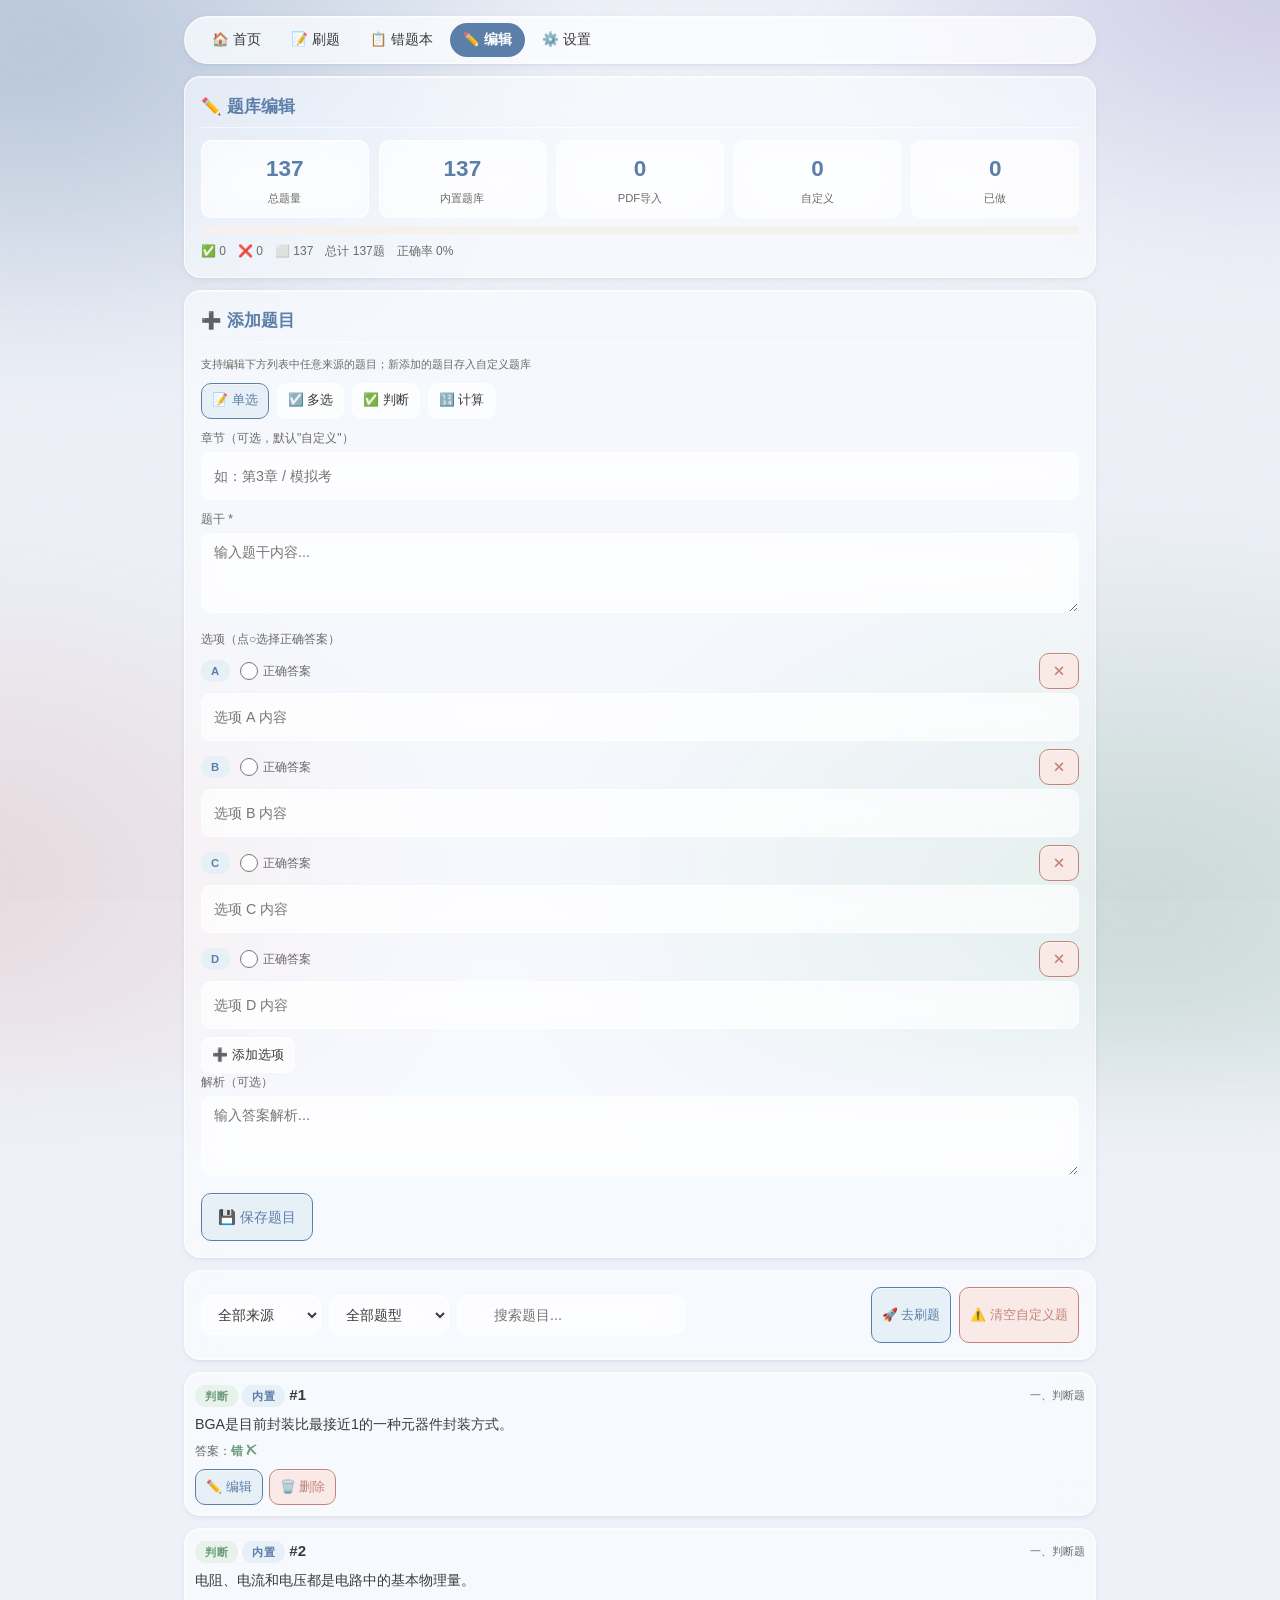
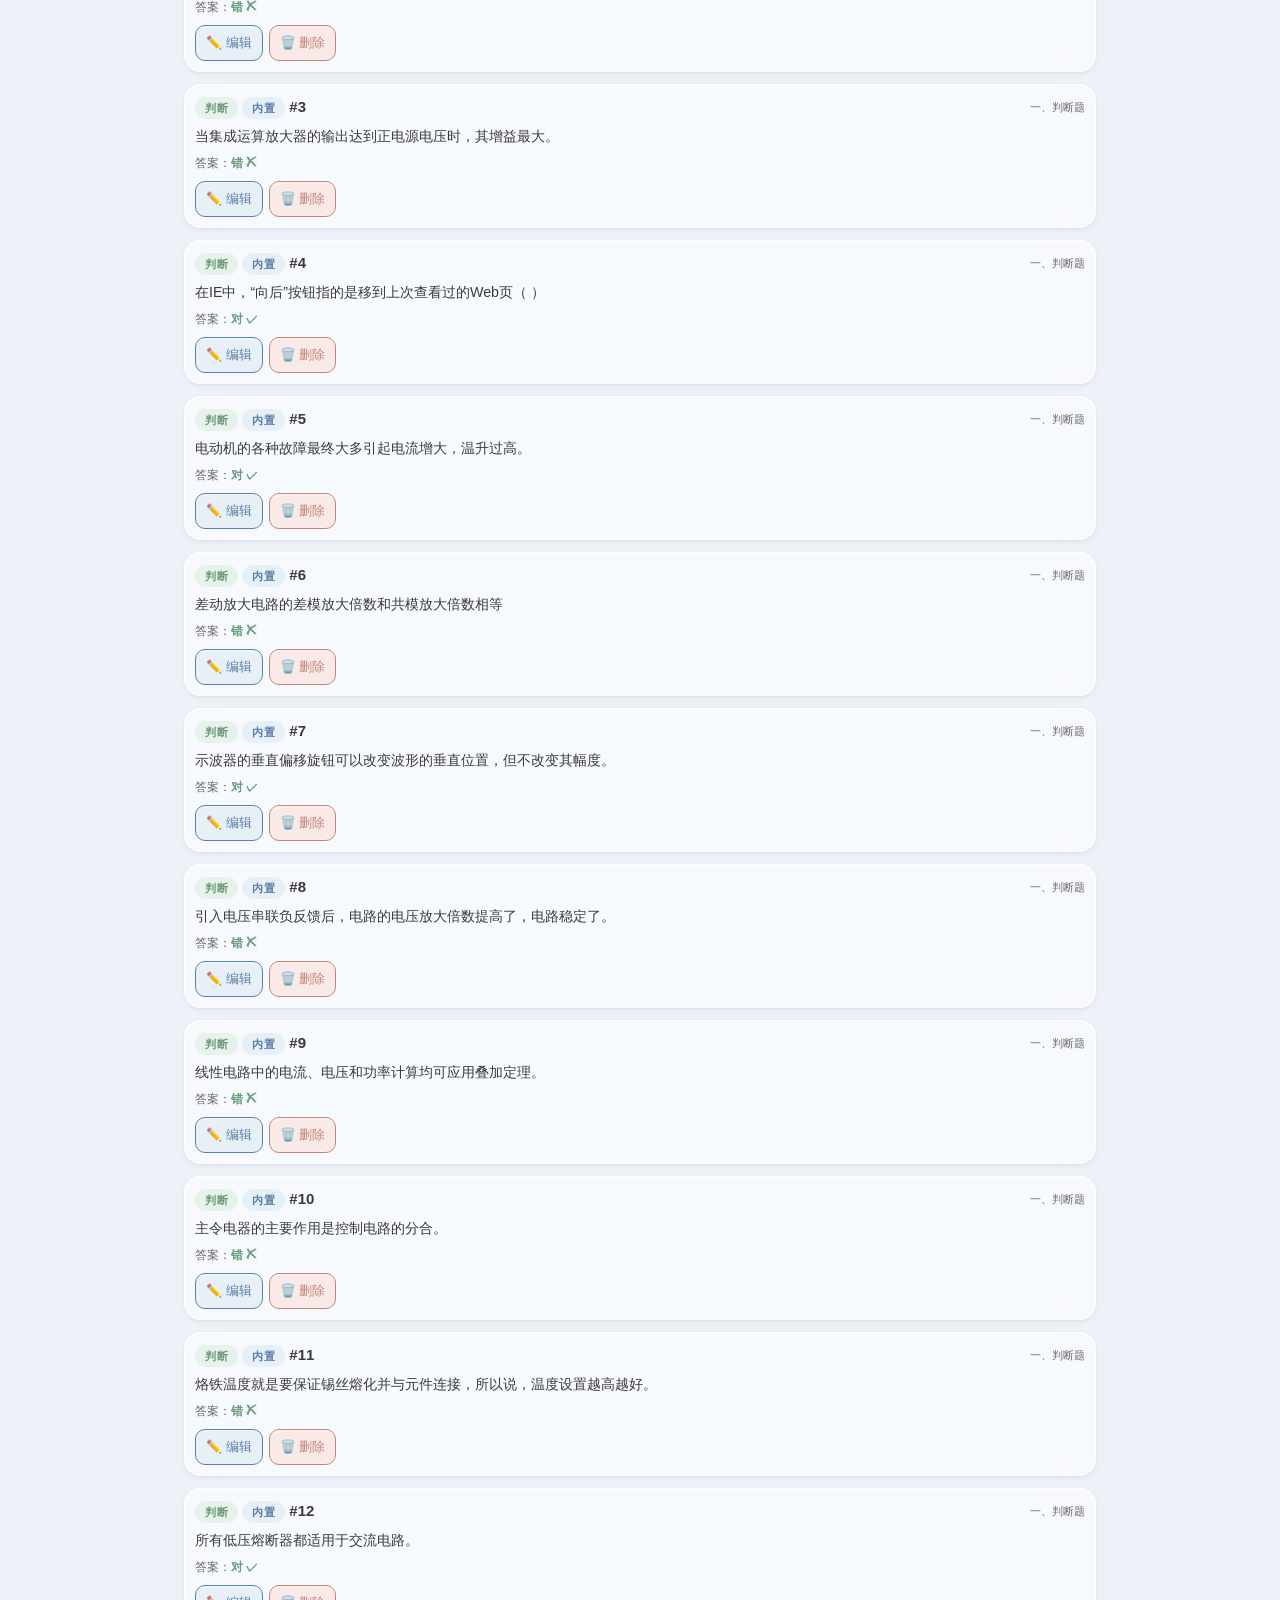
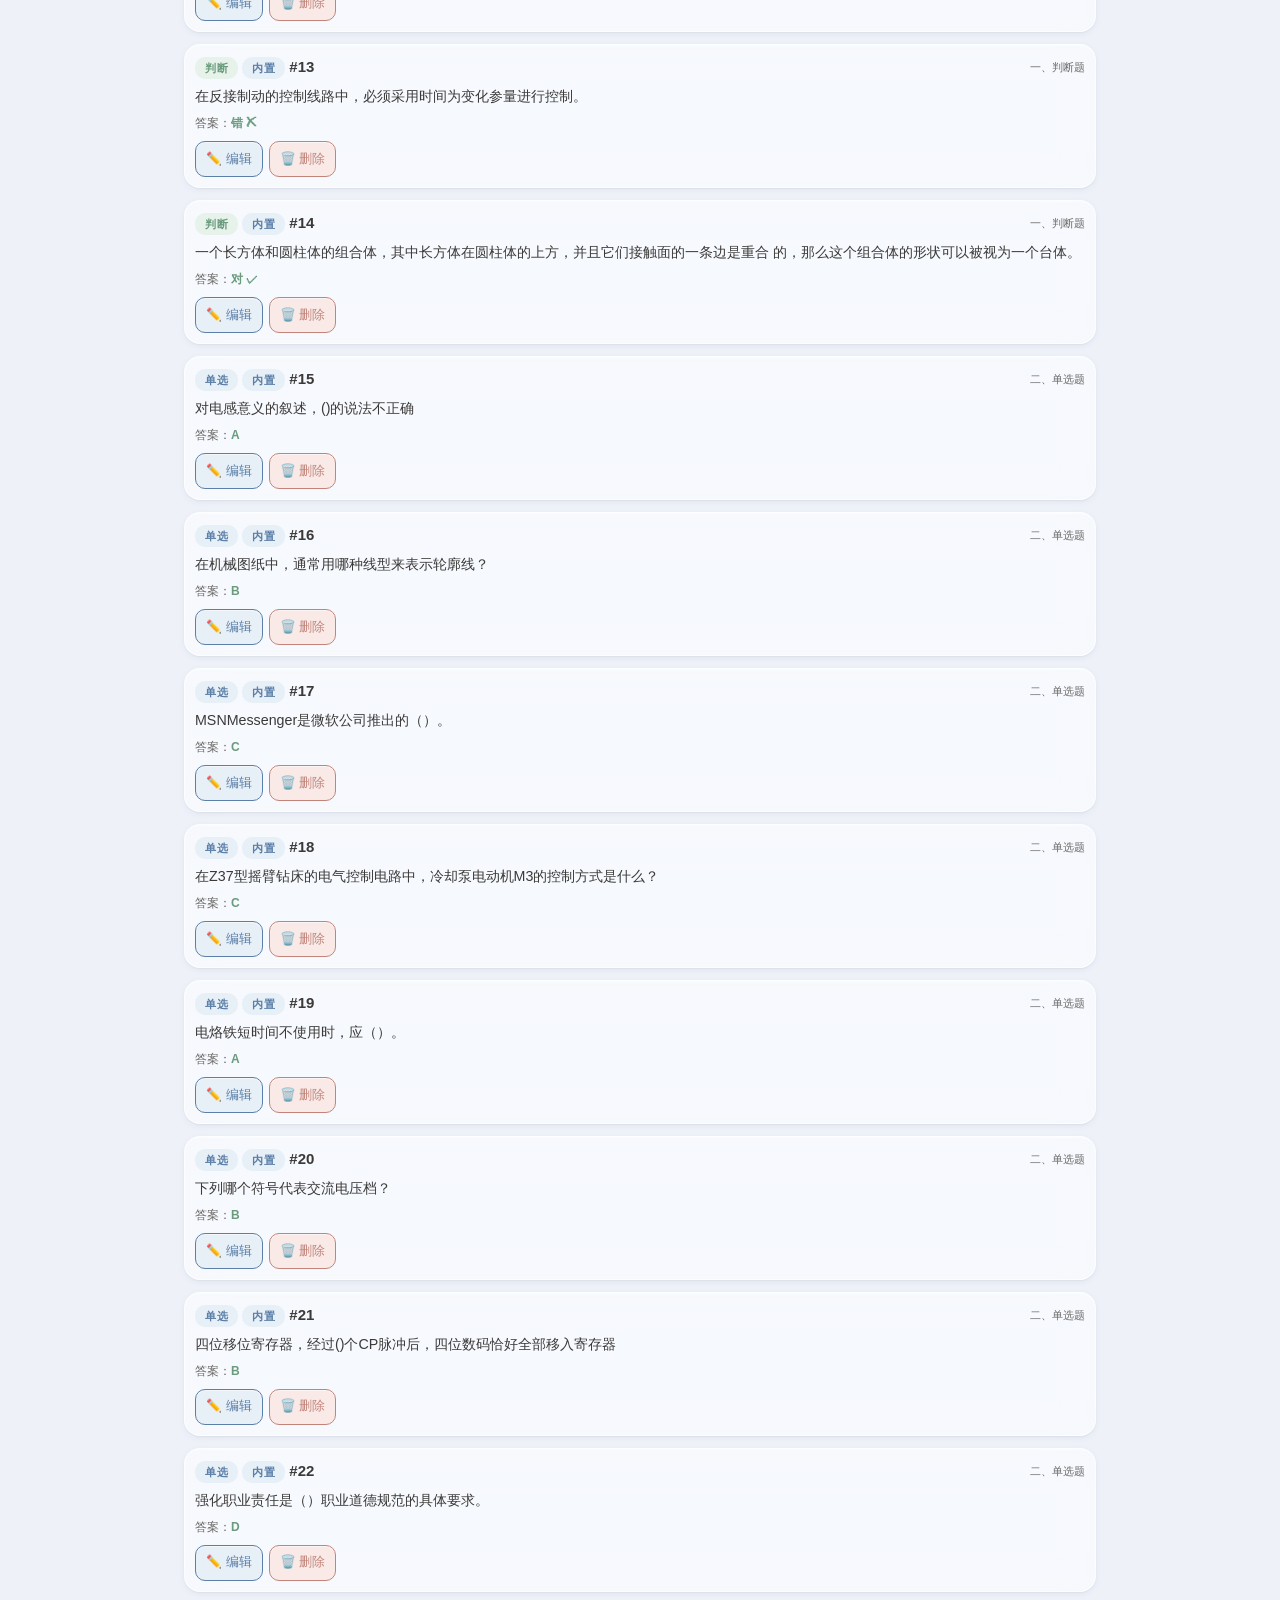
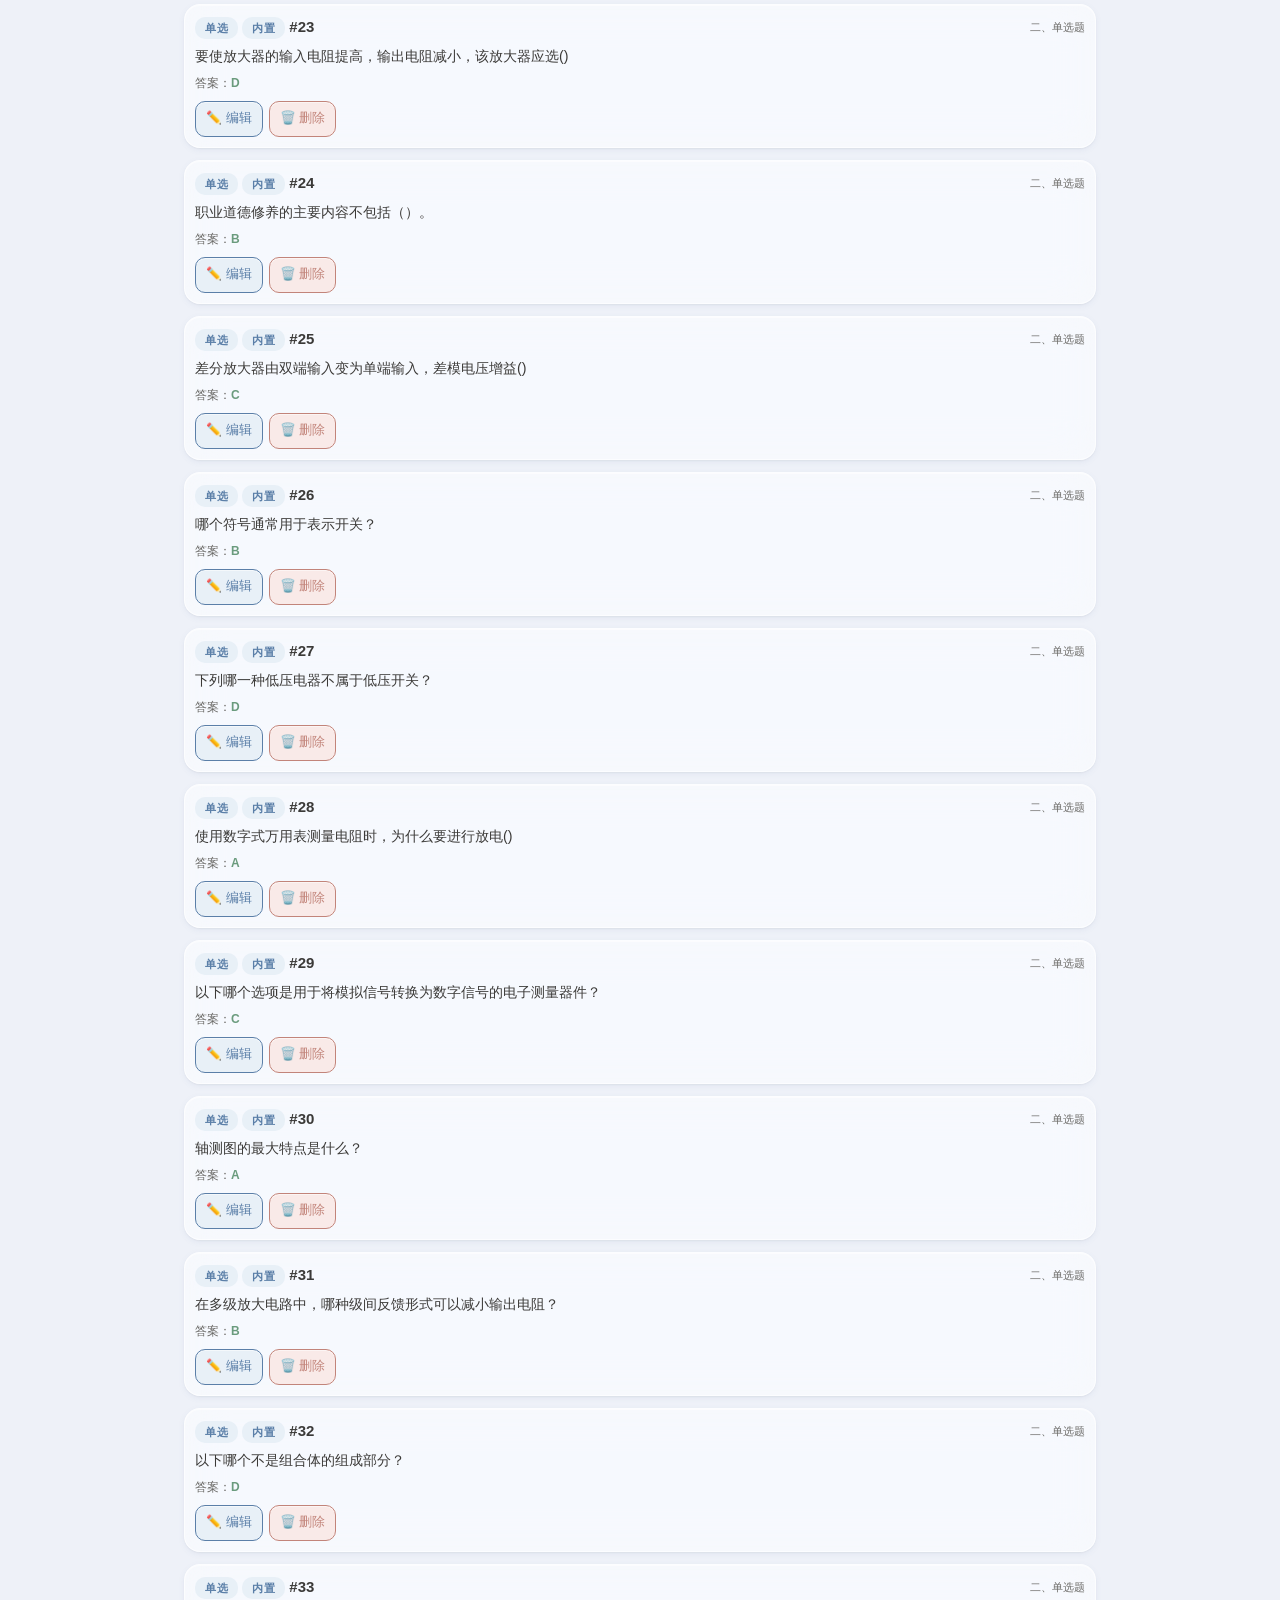
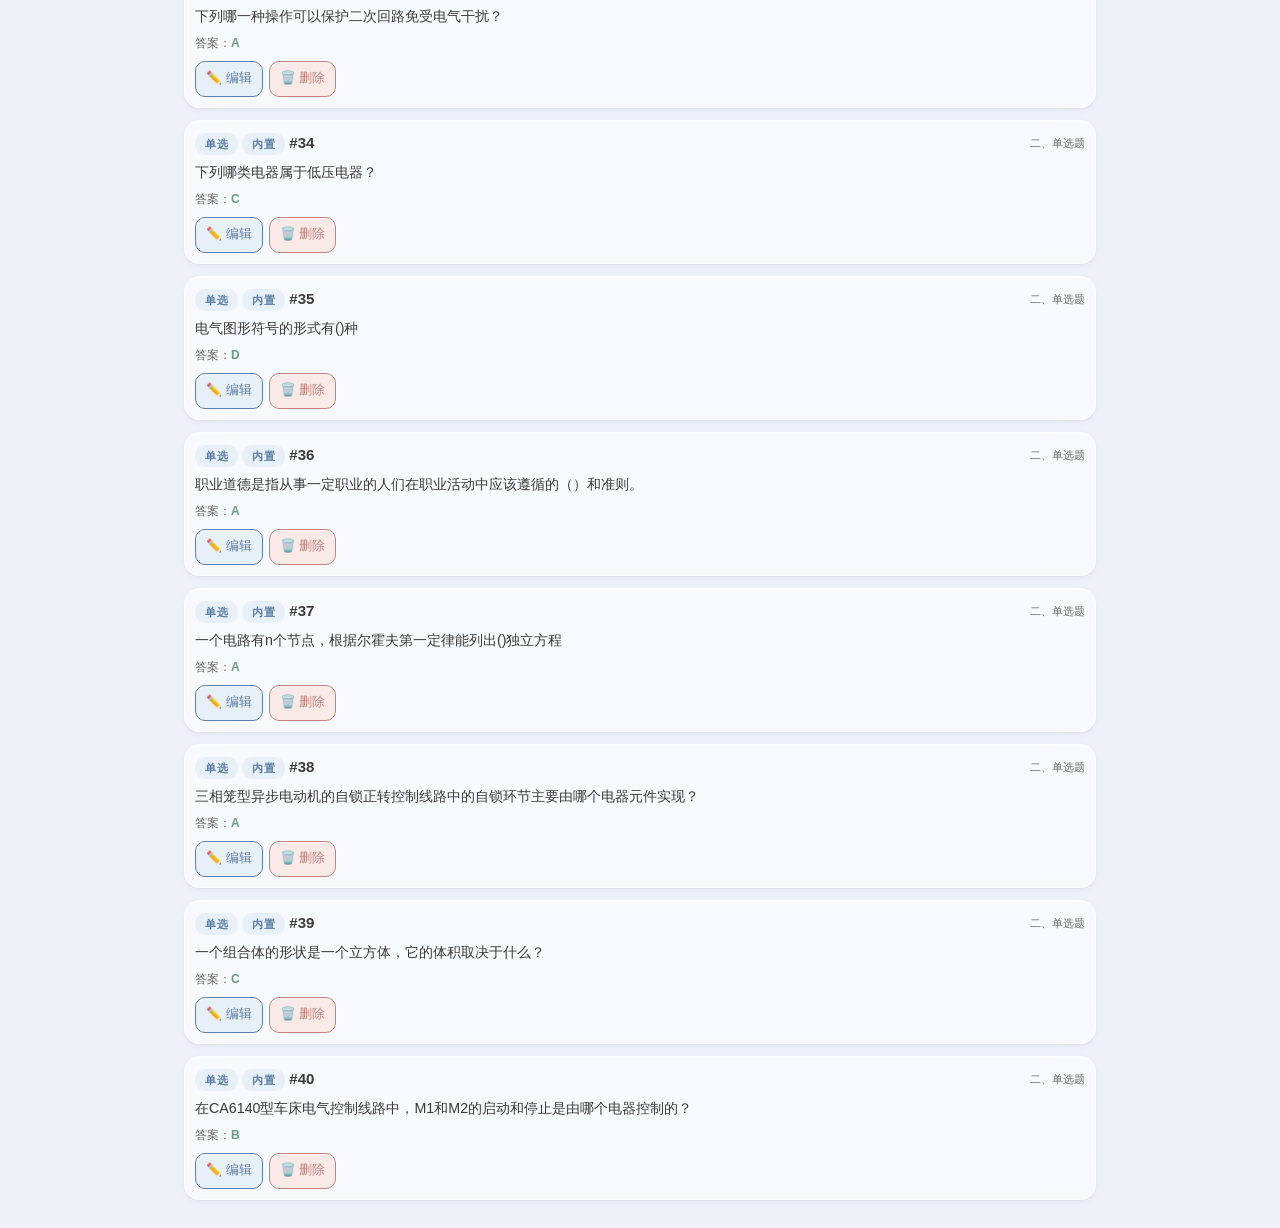
<file: edit.html>
<!DOCTYPE html>
<html lang="zh-CN">
<head>
  <meta charset="UTF-8">
  <meta name="viewport" content="width=device-width, initial-scale=1.0, user-scalable=yes">
  <title>题目编辑</title>
  <link rel="stylesheet" href="css/style.css">
  <link rel="icon" href="data:image/svg+xml,<svg xmlns='http://www.w3.org/2000/svg' viewBox='0 0 32 32'><text y='24' font-size='28'>✏️</text></svg>">
</head>
<body>
<div class="container">
  <!-- 导航 -->
  <nav class="nav"></nav>
  <!-- 题库统计 -->
  <div class="card">
    <div class="card-header"><span class="card-title">✏️ 题库编辑</span></div>
    <div class="stats-grid" id="statsGrid">
      <div class="stat-item"><div class="stat-value" id="statTotal">0</div><div class="stat-label">总题量</div></div>
      <div class="stat-item"><div class="stat-value" id="statBuiltin">0</div><div class="stat-label">内置题库</div></div>
      <div class="stat-item"><div class="stat-value" id="statImported">0</div><div class="stat-label">PDF导入</div></div>
      <div class="stat-item"><div class="stat-value" id="statCustom">0</div><div class="stat-label">自定义</div></div>
      <div class="stat-item"><div class="stat-value" id="statDone">0</div><div class="stat-label">已做</div></div>
    </div>
    <div id="customProgress"></div>
  </div>
  <!-- 编辑表单 -->
  <div class="card" id="editorCard">
    <div class="card-header"><span class="card-title" id="formTitle">➕ 添加题目</span></div>
    <div style="font-size:0.75em;color:var(--text-secondary);margin-bottom:10px;">支持编辑下方列表中任意来源的题目；新添加的题目存入自定义题库</div>
    <div class="btn-group" style="margin-bottom:10px;">
      <button class="btn btn-sm type-btn" data-type="single" onclick="setType('single')">📝 单选</button>
      <button class="btn btn-sm type-btn" data-type="multi" onclick="setType('multi')">☑️ 多选</button>
      <button class="btn btn-sm type-btn" data-type="judge" onclick="setType('judge')">✅ 判断</button>
      <button class="btn btn-sm type-btn" data-type="calc" onclick="setType('calc')">🔢 计算</button>
    </div>
    <div class="form-field">
      <div class="form-label">章节（可选，默认"自定义"）</div>
      <input type="text" id="fChapter" placeholder="如：第3章 / 模拟考">
    </div>
    <div class="form-field">
      <div class="form-label">题干 *</div>
      <textarea id="fQuestion" placeholder="输入题干内容..."></textarea>
    </div>
    <!-- 选项/答案动态区（按题型渲染） -->
    <div id="fAnswerArea"></div>
    <div class="form-field">
      <div class="form-label">解析（可选）</div>
      <textarea id="fExplanation" placeholder="输入答案解析..."></textarea>
    </div>
    <div class="btn-group">
      <button class="btn btn-primary" onclick="saveQuestion()">💾 保存题目</button>
      <button class="btn" id="cancelEditBtn" style="display:none;" onclick="resetForm()">✖ 取消编辑</button>
    </div>
  </div>
  <!-- 筛选与操作 -->
  <div class="card" style="display:flex;justify-content:space-between;flex-wrap:wrap;gap:8px;">
    <div class="filter-bar">
      <select id="filterSource" onchange="refreshList()">
        <option value="all">全部来源</option>
        <option value="builtin">内置题库</option>
        <option value="imported">PDF导入</option>
        <option value="custom">自定义</option>
      </select>
      <select id="filterType" onchange="refreshList()">
        <option value="all">全部题型</option>
        <option value="single">单选</option>
        <option value="multi">多选</option>
        <option value="judge">判断</option>
        <option value="calc">计算</option>
      </select>
      <input type="search" id="listSearch" placeholder="搜索题目..." oninput="refreshList()" style="min-width:140px;">
    </div>
    <div class="btn-group">
      <a href="exam.html?type=all" class="btn btn-primary btn-sm">🚀 去刷题</a>
      <button class="btn btn-sm btn-danger" onclick="clearAllCustom()">⚠️ 清空自定义题</button>
    </div>
  </div>
  <!-- 题目列表 -->
  <div id="customList"></div>
  <div id="loadMoreSentinel"></div>
</div>
<div class="toast"></div>
<script src="js/storage.js"></script>
<script src="js/question.js"></script>
<script src="js/common.js"></script>
<script>
// ===== 状态 =====
let editingId = null;          // 正在编辑的题目id（null=新增模式）
let editingImage = '';         // 编辑中的题目原图（保存时保留，避免丢失）
let currentType = 'single';   // 当前编辑题型
let formOptions = [];          // 选项状态 [{text, correct}]（仅单选/多选）
let displayPage = 0;
let listItems = [];
// ===== 题型切换 =====
function setType(t) {
  currentType = t;
  // 单选只允许1个正确答案：从多选切回时仅保留第一个勾选
  if (t === 'single') {
    let firstKept = false;
    formOptions.forEach(o => {
      if (o.correct && !firstKept) firstKept = true;
      else if (o.correct) o.correct = false;
    });
  }
  document.querySelectorAll('.type-btn').forEach(b => {
    b.classList.toggle('btn-primary', b.dataset.type === t);
  });
  renderAnswerArea();
}
// ===== 渲染选项/答案区（按题型；输入框统一整行宽） =====
function renderAnswerArea() {
  const area = document.getElementById('fAnswerArea');
  if (currentType === 'single' || currentType === 'multi') {
    if (formOptions.length === 0) {
      formOptions = [{text:'',correct:false},{text:'',correct:false},{text:'',correct:false},{text:'',correct:false}];
    }
    const isSingle = currentType === 'single';
    let html = '<div class="form-label">选项（' + (isSingle ? '点○选择正确答案' : '勾选全部正确答案') + '）</div>';
    formOptions.forEach((opt, i) => {
      const key = String.fromCharCode(65 + i);
      html += `
      <div class="opt-row">
        <div class="opt-row-head">
          <span class="badge badge-single opt-key">${key}</span>
          <label class="opt-correct" title="设为正确答案">
            <input type="${isSingle ? 'radio' : 'checkbox'}" name="ansOpt" ${opt.correct ? 'checked' : ''} onchange="toggleOptionCorrect(${i}, this.checked)">
            <span>正确答案</span>
          </label>
          <button class="btn btn-sm btn-danger opt-del" onclick="removeOption(${i})" title="删除该选项">✕</button>
        </div>
        <input type="text" data-idx="${i}" class="opt-text" placeholder="选项 ${key} 内容" value="${escapeAttr(opt.text)}" oninput="updateOptionText(${i}, this.value)">
      </div>`;
    });
    html += `<button class="btn btn-sm" onclick="addOption()" ${formOptions.length >= 8 ? 'disabled style="opacity:0.5;"' : ''}>➕ 添加选项</button>`;
    area.innerHTML = html;
  } else if (currentType === 'judge') {
    area.innerHTML = `<div class="form-label">答案 *</div>
      <div class="judge-form-btns">
        <button class="btn judge-ans-btn" data-ans="A" onclick="setJudgeAnswer('A')">✓ 对（正确）</button>
        <button class="btn judge-ans-btn" data-ans="B" onclick="setJudgeAnswer('B')">✗ 错（错误）</button>
      </div>`;
  } else { // calc
    area.innerHTML = `<div class="form-label">参考答案 *</div>
      <textarea id="fCalcAnswer" placeholder="输入参考答案（支持文字/公式描述）"></textarea>`;
  }
}
// ===== 选项操作 =====
function addOption() {
  if (formOptions.length >= 8) return;
  formOptions.push({text:'',correct:false});
  renderAnswerArea();
}
function removeOption(idx) {
  if (formOptions.length <= 2) { App.showToast('至少需要2个选项', 'error'); return; }
  formOptions.splice(idx, 1);
  renderAnswerArea();
}
function updateOptionText(idx, val) { if (formOptions[idx]) formOptions[idx].text = val; }
function toggleOptionCorrect(idx, checked) { if (formOptions[idx]) formOptions[idx].correct = checked; }
// ===== 判断题答案 =====
let judgeAnswer = '';
function setJudgeAnswer(ans) {
  judgeAnswer = ans;
  document.querySelectorAll('.judge-ans-btn').forEach(b => {
    b.classList.toggle('btn-primary', b.dataset.ans === ans);
  });
}
// ===== 表单收集与校验 =====
function collectForm() {
  const question = document.getElementById('fQuestion').value.trim();
  if (!question) { App.showToast('请输入题干', 'error'); return null; }
  let chapter = document.getElementById('fChapter').value.trim() || '自定义';
  const explanation = document.getElementById('fExplanation').value.trim();
  const q = { type: currentType, chapter, question, explanation, image: '' };
  if (currentType === 'single' || currentType === 'multi') {
    const opts = formOptions.filter(o => o.text.trim());
    if (opts.length < 2) { App.showToast('至少填写2个选项', 'error'); return null; }
    // 勾选为正确答案的选项必须有内容
    if (formOptions.some(o => o.correct && !o.text.trim())) {
      App.showToast('正确答案对应的选项内容不能为空', 'error');
      return null;
    }
    const validCorrect = opts.filter(o => o.correct);
    if (currentType === 'single' && validCorrect.length !== 1) { App.showToast('单选题请勾选1个正确答案', 'error'); return null; }
    if (currentType === 'multi' && validCorrect.length < 1) { App.showToast('多选题至少勾选1个正确答案', 'error'); return null; }
    q.options = opts.map((o, i) => ({ key: String.fromCharCode(65 + i), text: o.text.trim() }));
    // 按过滤后的最终顺序分配字母，勾选正确答案的字母集合即答案
    const letters = [];
    opts.forEach((o, i) => { if (o.correct) letters.push(String.fromCharCode(65 + i)); });
    q.answer = letters.sort().join('');
    // 选项只有"对/错"两样且只勾选其一 → 自动归类为判断题（A=对 B=错）
    const texts = opts.map(o => o.text.trim());
    const yesIdx = texts.findIndex(t => /^(正确|对|√|是|True)$/i.test(t));
    const noIdx = texts.findIndex(t => /^(错误|错|×|否|False)$/i.test(t));
    if (yesIdx >= 0 && noIdx >= 0 && letters.length === 1) {
      q.type = 'judge';
      q.answer = letters[0].charCodeAt(0) - 65 === yesIdx ? 'A' : 'B';
      q.options = [];
    }
  } else if (currentType === 'judge') {
    if (!judgeAnswer) { App.showToast('请选择判断题答案（对/错）', 'error'); return null; }
    q.answer = judgeAnswer;
  } else { // calc
    const ans = document.getElementById('fCalcAnswer').value.trim();
    if (!ans) { App.showToast('请输入参考答案', 'error'); return null; }
    q.answer = ans;
  }
  return q;
}
// ===== 保存 =====
function saveQuestion() {
  const q = collectForm();
  if (!q) return;
  if (editingId !== null) {
    q.id = editingId;
    q.image = editingImage || ''; // 保留原图，避免编辑时丢失
    if (Storage.updateQuestionAnywhere(q)) {
      App.showToast('✅ 题目已更新', 'success');
    } else {
      App.showToast('更新失败，题目不存在', 'error');
    }
  } else {
    Storage.addCustomQuestion(q);
    App.showToast('✅ 题目已添加', 'success');
  }
  resetForm();
  refreshList();
  updateStats();
}
// ===== 编辑已有题目（内置/PDF导入/自定义均可） =====
function editQuestion(id) {
  const found = Storage.findQuestionAnywhere(id);
  if (!found) { App.showToast('题目不存在', 'error'); return; }
  const q = found.question;
  editingId = id;
  editingImage = q.image || '';
  currentType = q.type;
  judgeAnswer = q.type === 'judge' ? q.answer : '';
  formOptions = (q.type === 'single' || q.type === 'multi')
    ? q.options.map(o => ({ text: o.text, correct: q.answer.includes(o.key) }))
    : [];
  document.getElementById('fChapter').value = q.chapter || '';
  document.getElementById('fQuestion').value = q.question;
  document.getElementById('fExplanation').value = q.explanation || '';
  const srcLabel = { builtin: '内置', imported: '导入', custom: '自定义' }[found.source] || found.source;
  document.getElementById('formTitle').textContent = `✏️ 编辑题目 #${q.id}（${srcLabel}）`;
  document.getElementById('cancelEditBtn').style.display = '';
  setType(q.type);
  const calcInput = document.getElementById('fCalcAnswer');
  if (calcInput) calcInput.value = q.type === 'calc' ? q.answer : '';
  if (q.type === 'judge') setJudgeAnswer(q.answer);
  document.getElementById('editorCard').scrollIntoView({ behavior: 'smooth', block: 'start' });
}
// ===== 重置表单 =====
function resetForm() {
  editingId = null;
  editingImage = '';
  judgeAnswer = '';
  formOptions = [];
  document.getElementById('fChapter').value = '';
  document.getElementById('fQuestion').value = '';
  document.getElementById('fExplanation').value = '';
  document.getElementById('formTitle').textContent = '➕ 添加题目';
  document.getElementById('cancelEditBtn').style.display = 'none';
  setType(currentType);
}
// ===== 列表（合并内置/PDF导入/自定义三个题库） =====
function refreshList() {
  App.getQuestions(); // 确保内置题库已缓存
  const filterType = document.getElementById('filterType').value;
  const filterSource = document.getElementById('filterSource').value;
  const searchQuery = document.getElementById('listSearch').value || '';
  const items = [];
  (Storage.getCachedQuestions() || []).forEach(q => items.push({ ...q, source: 'builtin' }));
  Storage.getImportedQuestions().forEach(q => items.push({ ...q, source: 'imported' }));
  Storage.getCustomQuestions().forEach(q => items.push({ ...q, source: 'custom' }));
  let filtered = items;
  if (filterType !== 'all') filtered = filtered.filter(q => q.type === filterType);
  if (filterSource !== 'all') filtered = filtered.filter(q => q.source === filterSource);
  if (searchQuery.trim()) filtered = App.searchQuestions(searchQuery, filtered);
  listItems = filtered;
  displayPage = 0;
  document.getElementById('customList').innerHTML = '';
  renderListPage();
}
function renderListPage() {
  const container = document.getElementById('customList');
  if (listItems.length === 0) {
    container.innerHTML = `<div class="card" style="text-align:center;color:var(--text-secondary);padding:24px;">没有符合条件的题目</div>`;
    return;
  }
  const page = App.getPageItems(listItems, displayPage);
  container.innerHTML += page.map(q => {
    const badgeClass = { single: 'badge-single', multi: 'badge-multi', judge: 'badge-judge', calc: 'badge-calc' }[q.type] || 'badge-calc';
    const typeLabel = { single: '单选', multi: '多选', judge: '判断', calc: '计算' }[q.type] || q.type;
    const srcLabel = { builtin: '内置', imported: '导入', custom: '自定义' }[q.source] || q.source;
    const srcStyle = { builtin: 'background:var(--primary-light);color:var(--primary);', imported: 'background:var(--warning-light);color:var(--warning);', custom: 'background:var(--success-light);color:var(--success);' }[q.source] || '';
    const ansText = q.type === 'judge' ? (q.answer === 'A' ? '对 ✓' : '错 ✗')
      : (q.type === 'calc' ? (q.answer.length > 40 ? q.answer.slice(0, 40) + '...' : q.answer)
      : q.type === 'multi' ? q.answer.split('').join(' ') : q.answer);
    return `<div class="card" style="padding:10px;">
      <div style="display:flex;justify-content:space-between;align-items:center;flex-wrap:wrap;gap:4px;">
        <span><span class="badge ${badgeClass}">${typeLabel}</span> <span class="badge" style="${srcStyle}">${srcLabel}</span> <strong>#${q.id}</strong></span>
        <span style="font-size:0.75em;color:var(--text-secondary);">${escapeHtml(q.chapter || '')}</span>
      </div>
      <div style="margin:6px 0;font-size:0.95em;">${escapeHtml(q.question.length > 100 ? q.question.slice(0, 100) + '...' : q.question)}</div>
      <div style="font-size:0.8em;color:var(--text-secondary);">答案：<strong style="color:var(--success);">${escapeHtml(ansText)}</strong></div>
      <div style="display:flex;gap:6px;margin-top:8px;flex-wrap:wrap;">
        <button class="btn btn-sm btn-primary" onclick="editQuestion(${q.id})">✏️ 编辑</button>
        <button class="btn btn-sm btn-danger" onclick="deleteQuestion(${q.id})">🗑️ 删除</button>
      </div>
    </div>`;
  }).join('');
  displayPage++;
  if (displayPage * App.PAGE_SIZE < listItems.length) setupLoadMore();
}
let listObserver = null;
function setupLoadMore() {
  const sentinel = document.getElementById('loadMoreSentinel');
  if (!sentinel) return;
  if (listObserver) listObserver.disconnect();
  listObserver = new IntersectionObserver((entries) => {
    if (entries[0].isIntersecting && displayPage * App.PAGE_SIZE < listItems.length) renderListPage();
  }, { rootMargin: '200px' });
  listObserver.observe(sentinel);
}
// ===== 删除 =====
function deleteQuestion(id) {
  App.showModal('删除题目', '确定要删除这道题目吗？其答题记录也会被清除，不可恢复！', () => {
    if (Storage.deleteQuestionAnywhere(id)) {
      if (editingId === id) resetForm();
      App.showToast('已删除', 'success');
    } else {
      App.showToast('删除失败，题目不存在', 'error');
    }
    refreshList();
    updateStats();
  }, '确认删除', true);
}
function clearAllCustom() {
  App.showModal('⚠️ 清空自定义题', '此操作将删除全部自定义添加的题目（不影响内置题库和PDF导入题），不可恢复！确定要继续吗？', () => {
    Storage.clearCustomQuestions();
    resetForm();
    App.showToast('✅ 已清空自定义题库', 'success');
    refreshList();
    updateStats();
  }, '确认清空', true);
}
// ===== 统计（按来源） =====
function updateStats() {
  App.getQuestions(); // 确保内置题库已缓存
  const builtin = Storage.getCachedQuestions() || [];
  const imported = Storage.getImportedQuestions();
  const custom = Storage.getCustomQuestions();
  const all = builtin.concat(imported, custom);
  document.getElementById('statTotal').textContent = all.length;
  document.getElementById('statBuiltin').textContent = builtin.length;
  document.getElementById('statImported').textContent = imported.length;
  document.getElementById('statCustom').textContent = custom.length;
  const records = Storage.getRecords();
  let done = 0;
  const answered = {};
  all.forEach(q => {
    const r = records[q.id];
    if (r && (r.correct > 0 || r.wrong > 0)) { done++; answered[q.id] = r.correct > r.wrong; }
  });
  document.getElementById('statDone').textContent = done;
  App.renderProgress(document.getElementById('customProgress'), answered);
}
// ===== 工具 =====
function escapeAttr(s) {
  return String(s || '').replace(/&/g,'&amp;').replace(/"/g,'&quot;').replace(/</g,'&lt;').replace(/>/g,'&gt;');
}
function escapeHtml(s) {
  return String(s || '').replace(/&/g,'&amp;').replace(/</g,'&lt;').replace(/>/g,'&gt;');
}
// ===== 初始化 =====
document.addEventListener('DOMContentLoaded', () => {
  setType('single');
  refreshList();
  updateStats();
});
</script>
</body>
</html>
</file>
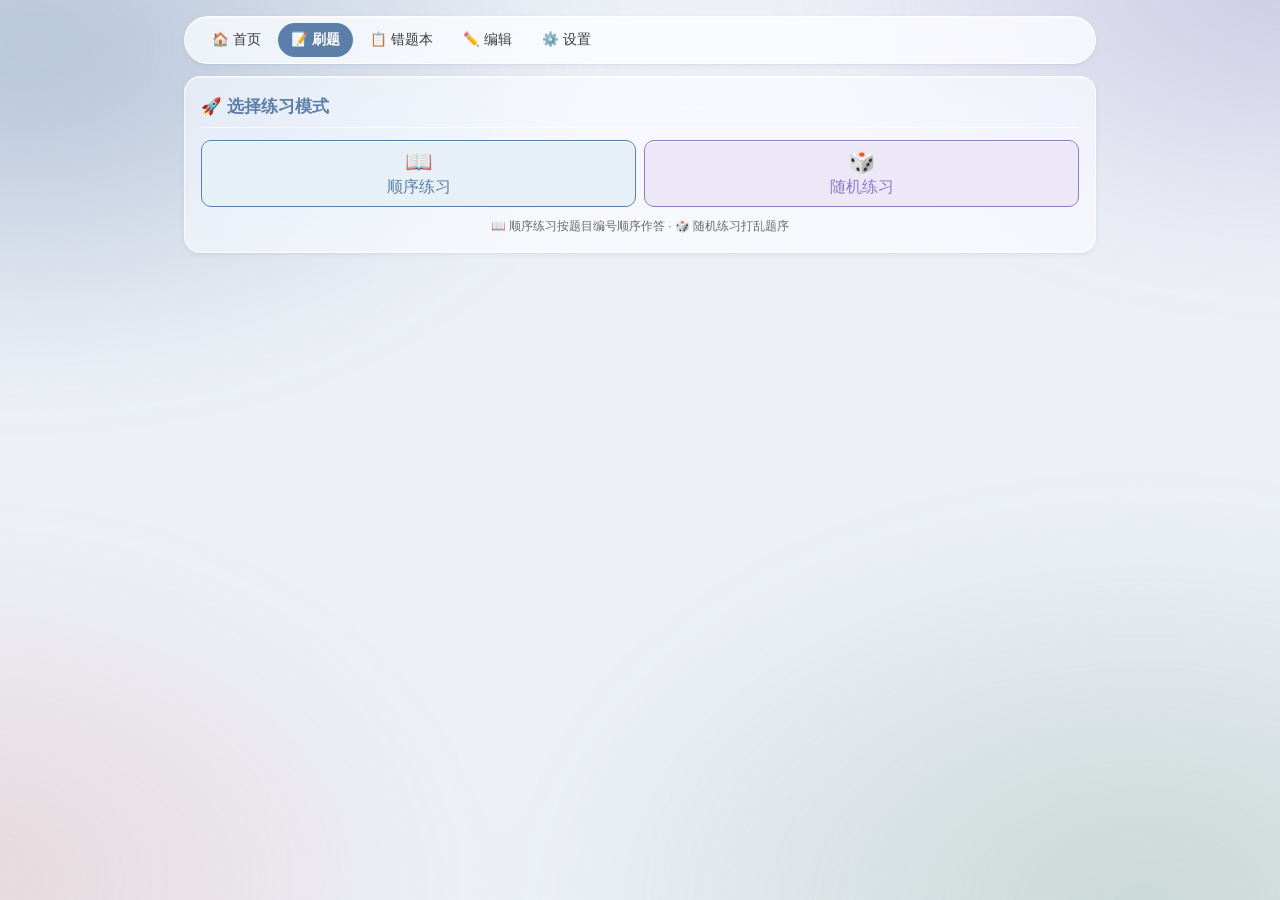
<file: exam.html>
<!DOCTYPE html>
<html lang="zh-CN">
<head>
  <meta charset="UTF-8">
  <meta name="viewport" content="width=device-width, initial-scale=1.0, user-scalable=yes">
  <title>刷题</title>
  <link rel="stylesheet" href="css/style.css">
  <link rel="icon" href="data:image/svg+xml,<svg xmlns='http://www.w3.org/2000/svg' viewBox='0 0 32 32'><text y='24' font-size='28'>📝</text></svg>">
</head>
<body>
<div class="container">
  <!-- 导航（common.js统一渲染） -->
  <nav class="nav"></nav>
  <!-- 练习模式选择（入口：点击后进入答题区） -->
  <div class="card" id="modeSelectCard">
    <div class="card-header"><span class="card-title">🚀 选择练习模式</span></div>
    <div class="btn-group">
      <button class="btn btn-primary" style="flex:1;min-height:64px;font-size:1.05em;flex-direction:column;gap:2px;" onclick="startPractice(false)"><span style="font-size:1.4em;">📖</span> 顺序练习</button>
      <button class="btn btn-accent" style="flex:1;min-height:64px;font-size:1.05em;flex-direction:column;gap:2px;" onclick="startPractice(true)"><span style="font-size:1.4em;">🎲</span> 随机练习</button>
    </div>
    <div style="font-size:0.78em;color:var(--text-secondary);margin-top:10px;text-align:center;">📖 顺序练习按题目编号顺序作答 · 🎲 随机练习打乱题序</div>
  </div>
  <!-- 答题区（选择模式后显示） -->
  <div id="examArea" style="display:none;">
  <!-- 题型筛选工具条 -->
  <div class="card" style="display:flex;justify-content:space-between;align-items:center;flex-wrap:wrap;gap:8px;">
    <div class="filter-bar filter-badges" style="padding:0;">
      <span class="badge badge-single" id="filterAll" style="cursor:pointer;" data-type="all">全部</span>
      <span class="badge badge-single" id="filterSingle" style="cursor:pointer;" data-type="single">单选</span>
      <span class="badge badge-multi" id="filterMulti" style="cursor:pointer;" data-type="multi">多选</span>
      <span class="badge badge-judge" id="filterJudge" style="cursor:pointer;" data-type="judge">判断</span>
      <span class="badge badge-calc" id="filterCalc" style="cursor:pointer;" data-type="calc">计算</span>
    </div>
  </div>
  <!-- 进度条 -->
  <div class="card" id="progressCard">
    <div id="examProgress"></div>
  </div>
  <!-- 答题卡：已做/未做题号一览，点击跳题（默认收起） -->
  <div class="card">
    <div class="card-header" style="cursor:pointer;" onclick="toggleCardList()">
      <span class="card-title">📋 答题卡 <span id="cardSummary" style="font-size:0.8em;color:var(--text-secondary);font-weight:400;"></span></span>
      <span id="cardListToggle" style="color:var(--primary);font-size:0.8em;">展开</span>
    </div>
    <div class="collapsible-content" id="cardListContent"></div>
  </div>
  <!-- 计时与搜索 -->
  <div class="card" style="display:flex;justify-content:space-between;align-items:center;flex-wrap:wrap;gap:8px;">
    <div class="timer" id="timerDisplay">⏱️ 00:00</div>
    <div style="display:flex;align-items:center;gap:8px;">
      <span id="shortcutHint" style="font-size:0.75em;color:var(--text-secondary);"></span>
      <span id="touchHint" style="font-size:0.75em;color:var(--text-secondary);">↔️ 左右滑动切题</span>
      <button class="btn btn-sm" onclick="toggleAnswer()">💡 显示答案</button>
    </div>
  </div>
  <!-- 题目卡片 -->
  <div class="card" id="questionCard">
    <div style="display:flex;justify-content:space-between;align-items:flex-start;margin-bottom:12px;flex-wrap:wrap;gap:4px;">
      <div>
        <span class="badge" id="qBadge">单选</span>
        <span style="font-size:0.8em;color:var(--text-secondary);margin-left:8px;" id="qNumber">第 1/69 题</span>
      </div>
      <span style="font-size:0.75em;color:var(--text-secondary);" id="qChapter"></span>
    </div>
    <div class="card-body">
      <div id="qQuestion" style="font-size:1.05em;margin-bottom:12px;font-family:var(--formula-family);"></div>
      <div id="qImage"></div>
      <div id="qOptions"></div>
      <div id="qCalcInput" style="display:none;"></div>
      <div id="qAnswer" style="display:none;margin-top:12px;padding:10px;background:var(--primary-light);border-radius:var(--radius-sm);border:1px solid var(--primary);"></div>
      <div id="qExplanation" style="display:none;margin-top:8px;padding:10px;background:var(--bg-input);border-radius:var(--radius-sm);font-size:0.85em;color:var(--text-secondary);"></div>
      <div id="qHistory" style="margin-top:12px;">
        <button class="btn btn-sm" id="historyToggle" onclick="toggleHistory()" style="display:none;">📜 查看作答历史</button>
        <div class="collapsible-content" id="historyContent"></div>
      </div>
    </div>
  </div>
  <!-- 底部操作 -->
  <div class="card" style="display:flex;justify-content:space-between;align-items:center;flex-wrap:wrap;gap:8px;">
    <div class="btn-group">
      <button class="btn" onclick="prevQuestion()">⬅ 上一题</button>
      <button class="btn" onclick="nextQuestion()">下一题 ➡</button>
    </div>
    <div class="btn-group">
      <button class="btn btn-sm" onclick="toggleAnswer()">💡 答案</button>
      <button class="btn btn-sm" onclick="resetSession()">🔄 重置</button>
      <button class="btn btn-sm btn-danger" onclick="exitQuiz()">🚪 退出</button>
    </div>
  </div>
  </div>
</div>
<!-- 练习完成总结弹窗 -->
<div class="modal-overlay" id="summaryModal">
  <div class="modal" style="max-width:520px;">
    <h3 style="color:var(--success);">🎉 练习完成</h3>
    <div class="modal-body">
      <div class="stats-grid">
        <div class="stat-item"><div class="stat-value" id="sumTotal">0</div><div class="stat-label">总题数</div></div>
        <div class="stat-item"><div class="stat-value" id="sumCorrect" style="color:var(--success);">0</div><div class="stat-label">答对</div></div>
        <div class="stat-item"><div class="stat-value" id="sumWrong" style="color:var(--danger);">0</div><div class="stat-label">答错</div></div>
        <div class="stat-item"><div class="stat-value" id="sumRate">0%</div><div class="stat-label">正确率</div></div>
        <div class="stat-item"><div class="stat-value" id="sumTime">00:00</div><div class="stat-label">总用时</div></div>
      </div>
      <div class="btn-group" style="margin-top:16px;">
        <button class="btn btn-primary" onclick="restartPractice()">🔄 再来一轮</button>
        <button class="btn" onclick="summaryToWrong()">📋 查看错题</button>
        <button class="btn" onclick="summaryToHome()">🏠 返回首页</button>
      </div>
      <div style="text-align:center;margin-top:12px;">
        <a href="javascript:void(0)" onclick="closeSummary()" style="font-size:0.85em;color:var(--text-secondary);">✖ 继续浏览题目</a>
      </div>
    </div>
  </div>
</div>
<script src="js/storage.js"></script>
<script src="js/question.js"></script>
<script src="js/common.js"></script>
<script>
// ===== 练习模式入口：选择顺序/随机后再进入答题区（有作答进度的会话询问恢复） =====
function startPractice(random) {
  isRandom = random;
  const slot = currentSlot();
  const session = Storage.getSession(slot);
  const done = Object.keys((session && session.answered) || {}).length;
  const enterExam = () => {
    document.getElementById('modeSelectCard').style.display = 'none';
    document.getElementById('examArea').style.display = '';
    initExam(false);
  };
  // 二次进入且有作答进度才弹恢复询问；进度为零的会话直接清除重新开始
  if (session && done > 0) {
    App.showModal('恢复练习', `检测到上次未完成的${random ? '随机' : '顺序'}${poolLabel()}（共 ${session.questionIds.length} 题，已做 ${done} 题），是否继续上次进度？`,
      () => resumeSession(slot, session), '▶️ 继续上次', false, enterExam);
  } else {
    if (session) Storage.clearSession(slot);
    enterExam();
  }
}
// ===== 会话槽位：按答题入口与顺序区分（所有答题界面各自保留进度，含错题本/薄弱专项/题型入口） =====
/** 入口题池标识：错题重做 wrong / 薄弱专项 weak / 具体题型 type-X / 全部 all */
function poolKey() {
  const params = new URLSearchParams(window.location.search);
  const type = params.get('type');
  const mode = params.get('mode');
  if (mode === 'wrong' || mode === 'wrong_random') return 'wrong';
  if (mode === 'weak') return 'weak';
  if (type && type !== 'all') return 'type-' + type;
  return 'all';
}
function poolLabel() {
  const key = poolKey();
  if (key === 'wrong') return '错题重做';
  if (key === 'weak') return '薄弱专项';
  if (key.startsWith('type-')) {
    return ({ single: '单选题', multi: '多选题', judge: '判断题', calc: '计算题' })[key.slice(5)] + '练习';
  }
  return '练习';
}
function currentSlot() {
  return poolKey() + (isRandom ? '-random' : '-seq');
}
/** 保存当前练习会话快照到对应槽位（全部答完自动清槽，避免下次提示恢复已完成的练习） */
function saveCurrentSession() {
  if (questions.length === 0) return;
  if (questions.every(q => answered[q.id] !== undefined)) {
    Storage.clearSession(currentSlot());
    return;
  }
  Storage.saveSession(currentSlot(), {
    questionIds: questions.map(q => q.id),
    currentIndex,
    answered: { ...answered },
    userSelectedKeys: { ...userSelectedKeys },
    currentFilter,
    savedAt: Date.now()
  });
}
/** 从快照恢复练习（题目已被删除的自动跳过） */
function resumeSession(slot, session) {
  const pool = App.validQuestions();
  const restored = session.questionIds.map(id => pool.find(q => q.id === id)).filter(Boolean);
  const enterExam = () => {
    document.getElementById('modeSelectCard').style.display = 'none';
    document.getElementById('examArea').style.display = '';
    initExam(false);
  };
  if (restored.length === 0) {
    Storage.clearSession(slot);
    App.showToast('上次练习的题目已不存在，已重新开始', 'error');
    enterExam();
    return;
  }
  isRandom = slot.endsWith('-random');
  questions = restored;
  currentIndex = Math.min(session.currentIndex || 0, restored.length - 1);
  answered = session.answered || {};
  userSelectedKeys = session.userSelectedKeys || {};
  currentFilter = session.currentFilter || 'all';
  document.getElementById('modeSelectCard').style.display = 'none';
  document.getElementById('examArea').style.display = '';
  updateBadges();
  renderQuestion();
  updateProgress();
  App.showToast('✅ 已恢复上次练习进度', 'success');
}
// ===== 全局状态 =====
let allQuestions = [];       // 所有题目（按筛选后的池子）
let questions = [];           // 当前展示顺序（可能随机打乱后）
let currentIndex = 0;
let answered = {};            // { qid: true/false } true=correct, false=wrong
let showAnswer = false;
let isRandom = true;
let currentFilter = 'all';
let currentQuestion = null;
// 缓存每题的打乱选项映射：{ qid: { options, map, newAnswer } }
let shuffledCache = {};
// ===== HTML转义：题干/选项/答案含 < > & 等符号时防渲染错乱 =====
function escapeHtml(s) {
  return String(s == null ? '' : s).replace(/&/g, '&amp;').replace(/</g, '&lt;').replace(/>/g, '&gt;').replace(/"/g, '&quot;');
}
// ===== 初始化 =====
function initExam(keepFilter) {
  const params = new URLSearchParams(window.location.search);
  const typeParam = params.get('type');
  const modeParam = params.get('mode');
  // 筛选题目池
  if (modeParam === 'weak') {
    const threshold = Storage.getConfig().weakThreshold;
    allQuestions = App.getWeakQuestions(threshold);
    if (allQuestions.length === 0) {
      App.showToast('暂无薄弱题目，请先刷题积累数据', 'error');
      allQuestions = App.validQuestions();
    }
  } else if (modeParam === 'wrong' || modeParam === 'wrong_random') {
    // 重做全部错题（顺序/随机由mode决定，从错题本入口直达）
    const errIds = Storage.getErrors();
    const allQ = App.validQuestions();
    allQuestions = errIds.map(id => allQ.find(q => q.id === id)).filter(Boolean);
    if (allQuestions.length === 0) {
      App.showToast('错题本为空，已显示全部题目', 'error');
      allQuestions = allQ;
    }
  } else {
    allQuestions = App.validQuestions();
  }
  // 题型筛选
  if (!keepFilter) {
    currentFilter = typeParam || 'all';
  }
  if (currentFilter && currentFilter !== 'all') {
    questions = App.filterByType(allQuestions, currentFilter);
    // 该题型暂无题目（如多选题未导入）时，回退到全部题目
    if (questions.length === 0) {
      const typeNames = { single: '单选题', multi: '多选题', judge: '判断题', calc: '计算题' };
      App.showToast(`暂无${typeNames[currentFilter] || '该题型'}题目，已显示全部题目（可通过设置页PDF导入）`, 'error');
      currentFilter = 'all';
      questions = [...allQuestions];
    }
  } else {
    questions = [...allQuestions];
  }
  // 随机打乱
  if (isRandom) {
    questions = App.shuffle(questions);
  }
  currentIndex = 0;
  answered = {};
  shuffledCache = {};
  multiSelected = {};
  showAnswer = false;
  summaryShown = false; // 新一轮重置总结状态
  updateBadges();
  renderQuestion();
  updateProgress();
}
function updateBadges() {
  const types = ['all', 'single', 'multi', 'judge', 'calc'];
  types.forEach((t) => {
    const el = document.getElementById('filter' + t.charAt(0).toUpperCase() + t.slice(1));
    if (el) {
      el.style.opacity = currentFilter === t ? '1' : '0.5';
      el.onclick = () => { currentFilter = t; initExam(true); };
    }
  });
}
// ===== 获取防抖延迟 =====
function getDebounceDelay() {
  const cfg = Storage.getConfig();
  return cfg.autoNextDelay ?? 300;
}
// ===== 渲染题目 =====
function renderQuestion(slideDir) {
  // 切题过渡动画：slideDir>0 新题从右滑入（下一题/左滑），<0 从左滑入（上一题/右滑）
  const qCard = document.getElementById('questionCard');
  if (qCard) {
    qCard.classList.remove('slide-next', 'slide-prev');
    if (slideDir) {
      void qCard.offsetWidth; // 强制重排以重启动画
      qCard.classList.add(slideDir > 0 ? 'slide-next' : 'slide-prev');
    }
  }
  if (!questions.length) {
    document.getElementById('qQuestion').textContent = '暂无题目';
    return;
  }
  if (currentIndex >= questions.length) currentIndex = 0;
  if (currentIndex < 0) currentIndex = questions.length - 1;
  currentQuestion = questions[currentIndex];
  const q = currentQuestion;
  // 更新题号
  document.getElementById('qNumber').textContent = `第 ${currentIndex + 1}/${questions.length} 题`;
  // 徽章
  const badgeEl = document.getElementById('qBadge');
  const typeLabels = { single: '单选', multi: '多选', judge: '判断', calc: '计算' };
  const typeClasses = { single: 'badge-single', multi: 'badge-multi', judge: 'badge-judge', calc: 'badge-calc' };
  badgeEl.textContent = typeLabels[q.type] || q.type;
  badgeEl.className = 'badge ' + (typeClasses[q.type] || '');
  // 章节
  document.getElementById('qChapter').textContent = q.chapter || '';
  // 题干
  document.getElementById('qQuestion').innerHTML = escapeHtml(q.question).replace(/\n/g, '<br>');
  // 配图
  document.getElementById('qImage').innerHTML = App.renderImage(q.image);
  // 选项/判断/计算
  const optsDiv = document.getElementById('qOptions');
  const calcDiv = document.getElementById('qCalcInput');
  optsDiv.innerHTML = '';
  calcDiv.style.display = 'none';
  optsDiv.style.display = '';
  const ansDiv = document.getElementById('qAnswer');
  ansDiv.style.display = showAnswer ? '' : 'none';
  const explDiv = document.getElementById('qExplanation');
  explDiv.style.display = showAnswer && q.explanation ? '' : 'none';
  if (showAnswer) {
    updateAnswerDisplay();
  }
  // 历史记录
  updateHistory();
  // 渲染题型
  const isAnswered = answered[q.id] !== undefined;
  if (q.type === 'single') renderSingleOptions(isAnswered);
  else if (q.type === 'multi') renderMultiOptions(isAnswered);
  else if (q.type === 'judge') renderJudgeButtons(isAnswered);
  else if (q.type === 'calc') renderCalcInput(isAnswered);
  // 快捷键提示
  updateShortcutHint();
  // 启动计时
  const cfg = Storage.getConfig();
  if (cfg.timerEnabled) {
    App.startTimer(q.id, (elapsed) => {
      document.getElementById('timerDisplay').textContent = '⏱️ ' + App.formatTime(elapsed);
      if (cfg.timeoutWarn && elapsed >= cfg.timePerQuestion) {
        document.getElementById('timerDisplay').className = 'timer timer-overtime';
        if (cfg.soundTimeout) App.playSound('timeout');
        if (cfg.timeoutMarkError && answered[q.id] === undefined) {
          App.showToast('⏰ 答题超时！', 'error');
        }
      }
    });
  }
  // 设置快捷键
  App.enableShortcuts(handleShortcut);
  // 答题卡当前题高亮同步
  renderCardList();
  // 切题即自动保存会话快照（覆盖导航栏切页离开/直接关页/崩溃场景）
  saveCurrentSession();
}
function updateAnswerDisplay() {
  const q = currentQuestion;
  if (!q) return;
  const ansDiv = document.getElementById('qAnswer');
  const explDiv = document.getElementById('qExplanation');
  if (q.type === 'calc') {
    ansDiv.innerHTML = '<strong>参考答案：</strong>' + escapeHtml(q.answer).replace(/\n/g, '<br>');
  } else if (q.type === 'judge') {
    ansDiv.innerHTML = '<strong>参考答案：</strong>' + (q.answer === 'A' ? '对 ✓' : '错 ✗');
  } else {
    // 单选/多选题使用打乱后的映射答案字母（与展示的选项字母对应）
    const shuffled = getShuffledOptions(q);
    const displayAns = shuffled.newAnswer || q.answer;
    ansDiv.innerHTML = '<strong>参考答案：</strong>' + escapeHtml(q.type === 'multi' ? displayAns.split('').join(' ') : displayAns);
  }
  if (q.explanation) explDiv.innerHTML = '<strong>解析：</strong>' + escapeHtml(q.explanation);
  ansDiv.style.display = '';
  explDiv.style.display = q.explanation ? '' : 'none';
}
function updateShortcutHint() {
  const q = currentQuestion;
  if (!q) return;
  let hint = '快捷键: ';
  if (q.type === 'single') hint += `<kbd>1</kbd>-<kbd>${(q.options || []).length}</kbd> 答题`;
  else if (q.type === 'multi') hint += `<kbd>1</kbd>-<kbd>${(q.options || []).length}</kbd> 勾选 <kbd>Enter</kbd> 提交`;
  else if (q.type === 'judge') hint += '<kbd>1</kbd>-<kbd>2</kbd> 答题';
  else if (q.type === 'calc') hint += '<kbd>Enter</kbd> 提交';
  hint += ' | <kbd>←</kbd><kbd>→</kbd> 切题 | <kbd>Space</kbd> 答案';
  document.getElementById('shortcutHint').innerHTML = hint;
}
// ===== 获取/缓存打乱选项 =====
function getShuffledOptions(q) {
  if (!shuffledCache[q.id]) {
    shuffledCache[q.id] = App.shuffleOptions(q);
  }
  return shuffledCache[q.id];
}
function renderSingleOptions(isAnswered) {
  const q = currentQuestion;
  const optsDiv = document.getElementById('qOptions');
  const shuffleResult = getShuffledOptions(q);
  const options = shuffleResult.options;
  const newAnswer = shuffleResult.newAnswer;
  optsDiv.innerHTML = options.map((opt, i) => {
    let cls = 'option-btn';
    if (isAnswered) {
      const correct = answered[q.id];
      if (opt.key === newAnswer) cls += ' correct';
      if (!correct && opt.key === getUserSelectedKey(q.id)) cls += ' wrong';
    }
    const disabled = isAnswered ? 'disabled' : '';
    return `<button class="${cls}" ${disabled} onclick="submitSingle('${opt.key}')">
      <strong>${i + 1}.</strong> ${escapeHtml(opt.text)}
    </button>`;
  }).join('');
}
// 存储用户选择的展示key
let userSelectedKeys = {}; // { qid: displayedKey（多选为排序后字母串） }
function getUserSelectedKey(qid) {
  return userSelectedKeys[qid];
}
// ===== 多选题 =====
let multiSelected = {}; // { qid: Set(displayedKey) } 本次会话中未提交的勾选
function renderMultiOptions(isAnswered) {
  const q = currentQuestion;
  const optsDiv = document.getElementById('qOptions');
  const shuffleResult = getShuffledOptions(q);
  const options = shuffleResult.options;
  const newAnswer = shuffleResult.newAnswer;
  if (!multiSelected[q.id]) multiSelected[q.id] = new Set();
  const sel = multiSelected[q.id];
  optsDiv.innerHTML = options.map((opt, i) => {
    let cls = 'option-btn';
    if (isAnswered) {
      const correct = answered[q.id];
      if (newAnswer.includes(opt.key)) cls += ' correct';
      if (!correct && sel.has(opt.key) && !newAnswer.includes(opt.key)) cls += ' wrong';
    } else if (sel.has(opt.key)) {
      cls += ' selected';
    }
    const disabled = isAnswered ? 'disabled' : '';
    return `<button class="${cls}" ${disabled} onclick="toggleMultiOption('${opt.key}')">
      <strong>${i + 1}.</strong> ${escapeHtml(opt.text)}
    </button>`;
  }).join('');
  if (!isAnswered) {
    const n = sel.size;
    optsDiv.innerHTML += `
      <button class="btn btn-primary" id="multiSubmitBtn" onclick="submitMulti()" style="margin-top:8px;${n ? '' : 'opacity:0.6;'}">
        ✅ 提交多选答案${n ? `（已选 ${n} 项）` : '（Enter）'}
      </button>`;
  }
}
function toggleMultiOption(displayedKey) {
  const q = currentQuestion;
  if (!q || answered[q.id] !== undefined) return;
  App.cancelDebounce();
  if (!multiSelected[q.id]) multiSelected[q.id] = new Set();
  const sel = multiSelected[q.id];
  if (sel.has(displayedKey)) sel.delete(displayedKey);
  else sel.add(displayedKey);
  renderMultiOptions(false);
}
function submitMulti() {
  if (!currentQuestion || answered[currentQuestion.id] !== undefined) return;
  const sel = multiSelected[currentQuestion.id] || new Set();
  if (sel.size === 0) {
    App.showToast('请至少选择一个选项', 'error');
    return;
  }
  App.cancelDebounce();
  const shuffleResult = getShuffledOptions(currentQuestion);
  const displayedAns = [...sel].sort().join('');
  const correct = App.checkAnswer({ ...currentQuestion, answer: shuffleResult.newAnswer || currentQuestion.answer }, displayedAns);
  answered[currentQuestion.id] = correct;
  userSelectedKeys[currentQuestion.id] = displayedAns;
  const duration = App.stopTimer();
  Storage.addRecord(currentQuestion.id, { correct, duration });
  if (!correct) Storage.addError(currentQuestion.id);
  saveCurrentSession(); // 答题即存快照：覆盖答错不切题/直接关页场景
  updateProgress();
  renderMultiOptions(true);
  showAnswer = true;
  updateAnswerDisplay();
  showResultFeedback(correct, duration);
  if (correct) {
    App.debounceNext(() => nextQuestion(), getDebounceDelay());
  }
}
function renderJudgeButtons(isAnswered) {
  const q = currentQuestion;
  const optsDiv = document.getElementById('qOptions');
  // 与单选题一致的选项按钮样式：1. 对 / 2. 错（内部仍用A/B判分）
  const options = [
    { key: 'A', text: '对 ✓' },
    { key: 'B', text: '错 ✗' }
  ];
  optsDiv.innerHTML = options.map((opt, i) => {
    let cls = 'option-btn';
    if (isAnswered) {
      const correct = answered[q.id];
      if (q.answer === opt.key) cls += ' correct';
      if (!correct && userSelectedKeys[q.id] === opt.key) cls += ' wrong';
    }
    const disabled = isAnswered ? 'disabled' : '';
    return `<button class="${cls}" ${disabled} onclick="submitJudge('${opt.key}')">
      <strong>${i + 1}.</strong> ${opt.text}
    </button>`;
  }).join('');
}
function renderCalcInput(isAnswered) {
  const q = currentQuestion;
  const optsDiv = document.getElementById('qOptions');
  const calcDiv = document.getElementById('qCalcInput');
  optsDiv.style.display = 'none';
  calcDiv.style.display = '';
  const disabled = isAnswered ? 'disabled' : '';
  const savedVal = sessionStorage.getItem('calc_input_' + q.id) || '';
  calcDiv.innerHTML = `
    <textarea class="calc-input" id="calcAnswerInput" ${disabled} placeholder="请输入你的答案（公式、文字描述均可，支持模糊匹配）...">${isAnswered ? savedVal : ''}</textarea>
    <br>
    <button class="btn btn-primary" ${disabled} onclick="submitCalc()" style="margin-top:8px;">📝 提交答案 (Enter)</button>
  `;
  if (!disabled) {
    setTimeout(() => {
      const input = document.getElementById('calcAnswerInput');
      if (input) {
        input.value = savedVal;
        // 仅桌面端（精确指针）自动聚焦，避免手机端软键盘立即弹出遮挡界面
        if (window.matchMedia && window.matchMedia('(pointer: fine)').matches) input.focus();
      }
    }, 100);
  }
}
// ===== 答案提交 =====
function submitSingle(displayedKey) {
  if (!currentQuestion || answered[currentQuestion.id] !== undefined) return;
  App.cancelDebounce();
  const shuffleResult = getShuffledOptions(currentQuestion);
  const correct = App.checkAnswer({ ...currentQuestion, answer: shuffleResult.newAnswer || currentQuestion.answer }, displayedKey);
  answered[currentQuestion.id] = correct;
  userSelectedKeys[currentQuestion.id] = displayedKey;
  const duration = App.stopTimer();
  Storage.addRecord(currentQuestion.id, { correct, duration });
  if (!correct) Storage.addError(currentQuestion.id);
  saveCurrentSession(); // 答题即存快照：覆盖答错不切题/直接关页场景
  updateProgress();
  renderSingleOptions(true);
  // 答后自动显示答案
  showAnswer = true;
  updateAnswerDisplay();
  showResultFeedback(correct, duration);
  if (correct) {
    App.debounceNext(() => nextQuestion(), getDebounceDelay());
  }
}
function submitJudge(key) {
  if (!currentQuestion || answered[currentQuestion.id] !== undefined) return;
  App.cancelDebounce();
  const correct = App.checkAnswer(currentQuestion, key);
  answered[currentQuestion.id] = correct;
  userSelectedKeys[currentQuestion.id] = key;
  const duration = App.stopTimer();
  Storage.addRecord(currentQuestion.id, { correct, duration });
  if (!correct) Storage.addError(currentQuestion.id);
  saveCurrentSession(); // 答题即存快照：覆盖答错不切题/直接关页场景
  updateProgress();
  renderJudgeButtons(true);
  showAnswer = true;
  updateAnswerDisplay();
  showResultFeedback(correct, duration);
  if (correct) {
    App.debounceNext(() => nextQuestion(), getDebounceDelay());
  }
}
function submitCalc() {
  if (!currentQuestion || answered[currentQuestion.id] !== undefined) return;
  const input = document.getElementById('calcAnswerInput');
  if (!input || !input.value.trim()) {
    App.showToast('请输入答案', 'error');
    return;
  }
  App.cancelDebounce();
  const userAns = input.value.trim();
  sessionStorage.setItem('calc_input_' + currentQuestion.id, userAns);
  const correct = App.checkAnswer(currentQuestion, userAns);
  answered[currentQuestion.id] = correct;
  const duration = App.stopTimer();
  Storage.addRecord(currentQuestion.id, { correct, duration });
  if (!correct) Storage.addError(currentQuestion.id);
  saveCurrentSession(); // 答题即存快照：覆盖答错不切题/直接关页场景
  updateProgress();
  renderCalcInput(true);
  // 答后自动显示答案
  showAnswer = true;
  updateAnswerDisplay();
  showResultFeedback(correct, duration);
  if (correct) {
    App.debounceNext(() => nextQuestion(), getDebounceDelay());
  }
}
function showResultFeedback(correct, duration) {
  if (correct) {
    App.playSound('correct');
    App.showToast(`✅ 回答正确！用时 ${duration}s`, 'success');
  } else {
    App.playSound('wrong');
    App.showToast(`❌ 回答错误，用时 ${duration}s`, 'error');
  }
}
// ===== 快捷键处理 =====
function handleShortcut(e) {
  if (!currentQuestion) return;
  const key = e.key;
  if (currentQuestion.type === 'single' || currentQuestion.type === 'multi') {
    // 数字快捷键与实际选项数量匹配（5个选项则1-5均可用，上限8）
    const opts = document.querySelectorAll('#qOptions .option-btn');
    const num = parseInt(key, 10);
    if (/^[1-8]$/.test(key) && num <= opts.length) {
      e.preventDefault();
      if (!opts[num - 1].disabled) opts[num - 1].click();
    } else if (currentQuestion.type === 'multi' && key === 'Enter' && document.activeElement === document.body) {
      e.preventDefault();
      submitMulti();
    }
  } else if (currentQuestion.type === 'judge') {
    // 判断题与选择题一致：数字1-2选择对/错
    const opts = document.querySelectorAll('#qOptions .option-btn');
    const num = parseInt(key, 10);
    if (/^[1-2]$/.test(key) && num <= opts.length) {
      e.preventDefault();
      if (!opts[num - 1].disabled) opts[num - 1].click();
    }
  } else if (currentQuestion.type === 'calc') {
    if (key === 'Enter' && document.activeElement === document.getElementById('calcAnswerInput')) {
      e.preventDefault();
      submitCalc();
    }
  }
  if (key === ' ') { e.preventDefault(); toggleAnswer(); }
  if (key === 'ArrowLeft') { e.preventDefault(); prevQuestion(); }
  if (key === 'ArrowRight') { e.preventDefault(); nextQuestion(); }
}
// ===== 触摸滑动切题（左滑下一题，右滑上一题） =====
(function setupSwipe() {
  const SWIPE_DISTANCE = 50; // 有效滑动的最小水平位移(px)
  let startX = 0, startY = 0, tracking = false;
  document.addEventListener('touchstart', (e) => {
    tracking = false;
    if (e.touches.length !== 1) return; // 多指触摸（如缩放）不处理
    // 答题区未显示（模式选择页）或有弹窗打开时不响应
    const examArea = document.getElementById('examArea');
    if (!examArea || examArea.style.display === 'none') return;
    if (document.querySelector('.modal-overlay.active')) return;
    // 从输入框/答题卡等交互元素上开始的触摸不作为滑动；选项按钮上的横向滑动同样有效
    // （大幅位移的触摸不会触发click，轻点选项仍正常答题）
    if (e.target.closest('textarea, input, select, a, .qcard-grid')) return;
    tracking = true;
    startX = e.touches[0].clientX;
    startY = e.touches[0].clientY;
  }, { passive: true });
  document.addEventListener('touchend', (e) => {
    if (!tracking) return;
    tracking = false;
    const t = e.changedTouches[0];
    if (!t) return;
    const dx = t.clientX - startX;
    const dy = t.clientY - startY;
    // 仅响应明显水平的滑动（水平位移超阈值且明显大于垂直位移），不干扰上下滚动
    if (Math.abs(dx) < SWIPE_DISTANCE || Math.abs(dx) < Math.abs(dy) * 1.5) return;
    if (dx < 0) nextQuestion();
    else prevQuestion();
  }, { passive: true });
})();
// ===== 题目导航 =====
function prevQuestion() {
  App.cancelDebounce();
  App.stopTimer();
  if (currentIndex > 0) currentIndex--; else currentIndex = questions.length - 1;
  showAnswer = answered[questions[currentIndex]?.id] !== undefined;
  renderQuestion(-1);
}
function nextQuestion() {
  App.cancelDebounce();
  App.stopTimer();
  // 全部答完且在最后一题：进入完成总结，不再静默回卷首
  const allDone = questions.length > 0 && questions.every(q => answered[q.id] !== undefined);
  if (currentIndex >= questions.length - 1) {
    if (allDone && !summaryShown) { summaryShown = true; showSummary(); return; }
    currentIndex = 0;
  } else {
    currentIndex++;
  }
  showAnswer = answered[questions[currentIndex]?.id] !== undefined;
  renderQuestion(1);
}
// ===== 练习完成总结 =====
let summaryShown = false; // 本轮是否已展示过总结（关闭后继续浏览不再重复弹出）
function showSummary() {
  App.stopTimer();
  const total = questions.length;
  const correct = questions.filter(q => answered[q.id] === true).length;
  const wrong = questions.filter(q => answered[q.id] === false).length;
  const rate = total ? (correct / total * 100).toFixed(1) : '0.0';
  document.getElementById('sumTotal').textContent = total;
  document.getElementById('sumCorrect').textContent = correct;
  document.getElementById('sumWrong').textContent = wrong;
  document.getElementById('sumRate').textContent = rate + '%';
  document.getElementById('sumTime').textContent = App.formatTime(App.getSessionTime());
  document.getElementById('summaryModal').classList.add('active');
}
function closeSummary() {
  document.getElementById('summaryModal').classList.remove('active');
}
function restartPractice() {
  closeSummary();
  answered = {};
  userSelectedKeys = {};
  multiSelected = {};
  shuffledCache = {};
  showAnswer = false;
  summaryShown = false;
  currentIndex = 0;
  App.resetTimer();
  initExam(true); // 保留当前题型筛选重开一轮
}
function summaryToWrong() { window.location.href = 'wrong.html'; }
function summaryToHome() { window.location.href = 'index.html'; }
function toggleAnswer() {
  showAnswer = !showAnswer;
  const ansDiv = document.getElementById('qAnswer');
  const explDiv = document.getElementById('qExplanation');
  if (showAnswer) {
    updateAnswerDisplay();
  } else {
    ansDiv.style.display = 'none';
    explDiv.style.display = 'none';
  }
}
// ===== 进度 =====
function updateProgress() {
  App.renderProgress(document.getElementById('examProgress'), answered);
  renderCardList();
}
// ===== 答题卡：题号格显示已做（对/错）与未做，点击跳题 =====
function renderCardList() {
  const container = document.getElementById('cardListContent');
  if (!container) return;
  let done = 0;
  const cells = questions.map((q, i) => {
    const st = answered[q.id];
    let cls = 'qcard-cell';
    if (st === true) { cls += ' done'; done++; }
    else if (st === false) { cls += ' wrong'; done++; }
    if (i === currentIndex) cls += ' current';
    return `<div class="${cls}" onclick="jumpTo(${i})" title="第${i + 1}题">` + (i + 1) + `</div>`;
  });
  document.getElementById('cardSummary').textContent = `已做 ${done} · 未做 ${questions.length - done}`;
  container.innerHTML = `<div class="qcard-grid">${cells.join('')}</div>`;
}
function toggleCardList() {
  const c = document.getElementById('cardListContent');
  const t = document.getElementById('cardListToggle');
  c.classList.toggle('open');
  t.textContent = c.classList.contains('open') ? '收起' : '展开';
}
function jumpTo(i) {
  if (i < 0 || i >= questions.length) return;
  App.cancelDebounce();
  App.stopTimer();
  const slideDir = i > currentIndex ? 1 : -1;
  currentIndex = i;
  showAnswer = answered[questions[i]?.id] !== undefined;
  renderQuestion(slideDir);
}
// ===== 历史记录 =====
function updateHistory() {
  if (!currentQuestion) return;
  const records = Storage.getRecords();
  const r = records[currentQuestion.id];
  const btn = document.getElementById('historyToggle');
  if (r && r.history && r.history.length > 0) {
    btn.style.display = '';
    btn.textContent = `📜 作答记录 (对${r.correct}/错${r.wrong}，共${r.history.length}次)`;
    const content = document.getElementById('historyContent');
    content.innerHTML = r.history.slice(-10).reverse().map(h => {
      const d = new Date(h.time);
      const dateStr = d.toLocaleDateString() + ' ' + d.toLocaleTimeString();
      return `<div class="history-item">
        <span>${dateStr}</span>
        <span>${h.correct ? '✅' : '❌'} · ${h.duration}s</span>
      </div>`;
    }).join('');
  } else {
    btn.style.display = 'none';
  }
}
function toggleHistory() {
  const content = document.getElementById('historyContent');
  content.classList.toggle('open');
}
// ===== 重置与会话管理 =====
function resetSession() {
  App.showModal('重置本次练习', '确定要清空本次刷题痕迹吗？答题记录不会被删除。', () => {
    answered = {};
    userSelectedKeys = {};
    multiSelected = {};
    shuffledCache = {};
    showAnswer = false;
    currentIndex = 0;
    App.resetTimer();
    updateProgress();
    renderQuestion();
    App.showToast('✅ 已重置本次练习', 'success');
  }, '确认重置');
}
/** 退出刷题：默认保留练习痕迹，下次进入同入口可恢复 */
function exitQuiz() {
  saveCurrentSession();
  App.stopTimer();
  window.location.href = 'index.html';
}
// ===== 初始化 =====
document.addEventListener('DOMContentLoaded', () => {
  // 直达入口：带mode参数跳过模式选择直接进入答题（顺序/随机由mode指定），其余入口等待模式选择
  const modeParam = new URLSearchParams(window.location.search).get('mode');
  if (modeParam === 'wrong') startPractice(false);           // 🔄 顺序重做全部
  else if (modeParam === 'wrong_random') startPractice(true); // 🎲 随机重做全部
  else if (modeParam === 'seq') startPractice(false);        // 📖 全部顺序刷题
  else if (modeParam === 'random') startPractice(true);      // 🎲 全部随机刷题
});
</script>
</body>
</html>
</file>
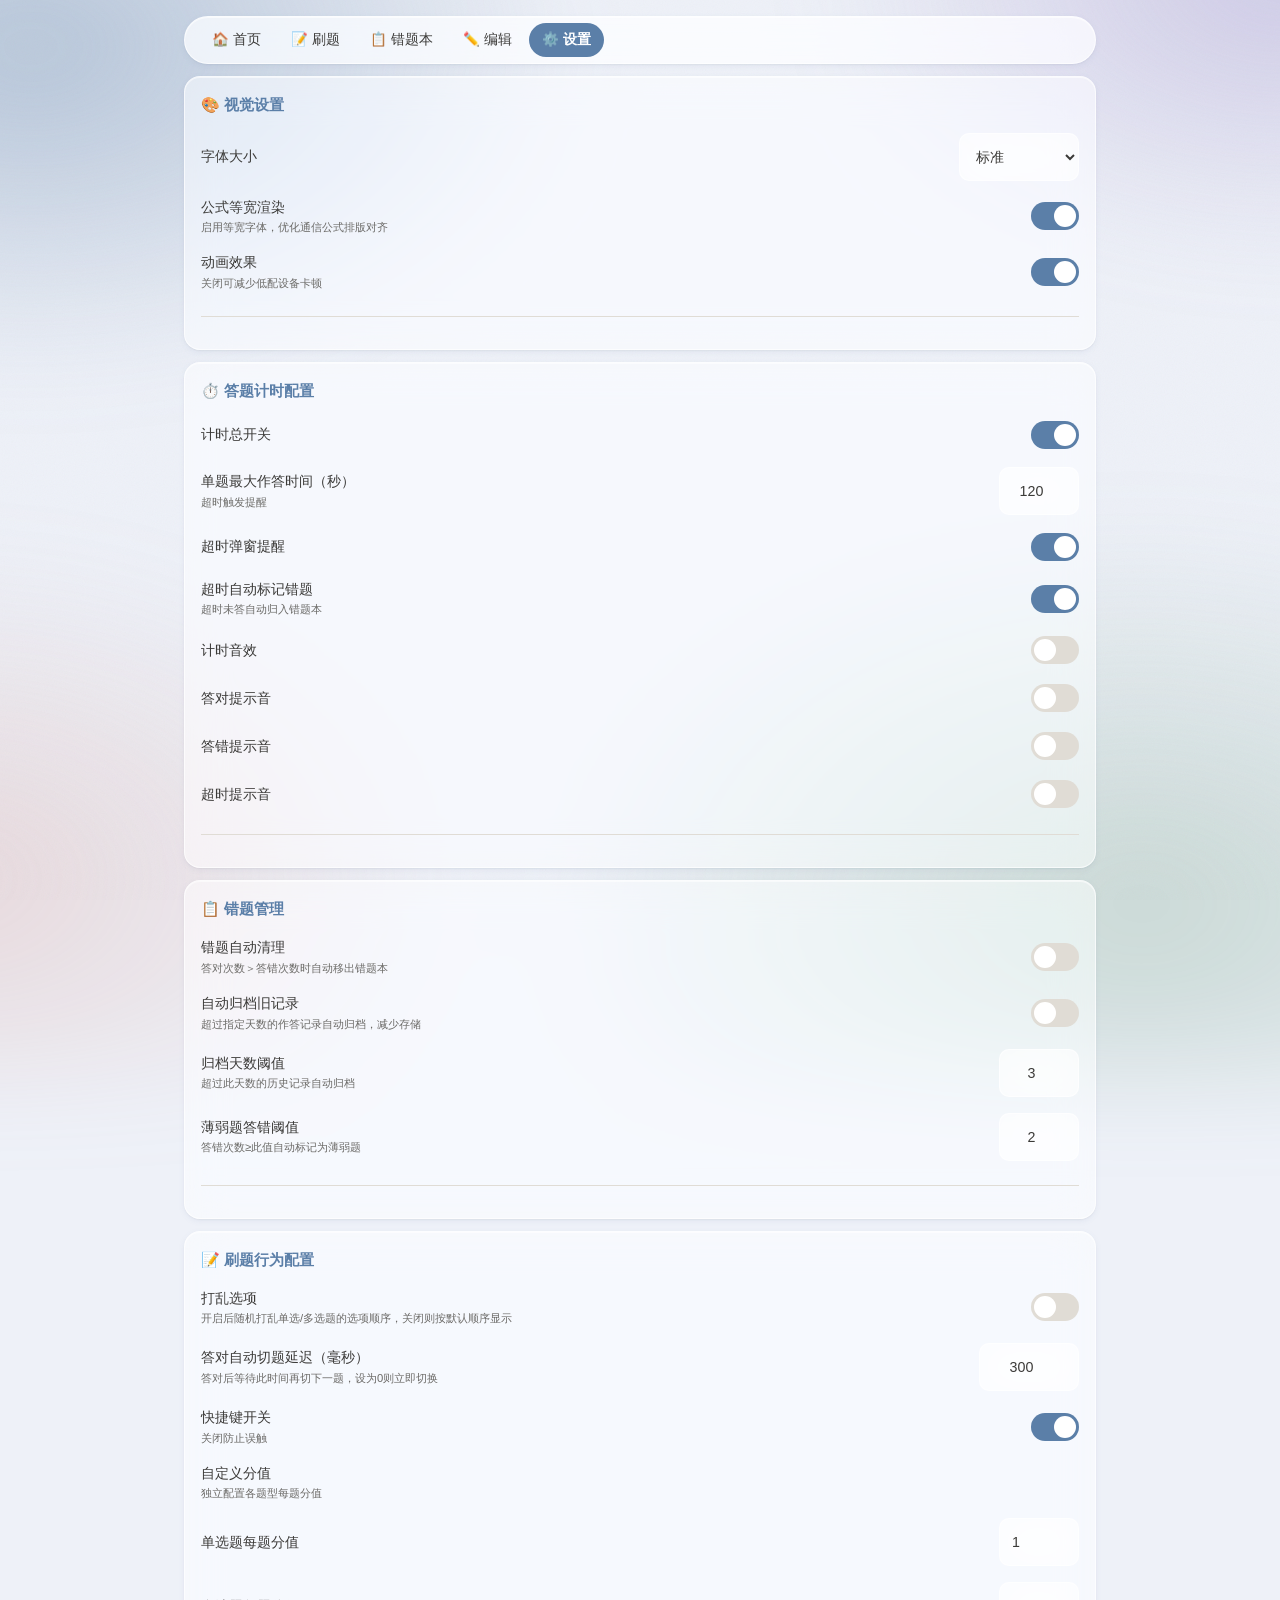
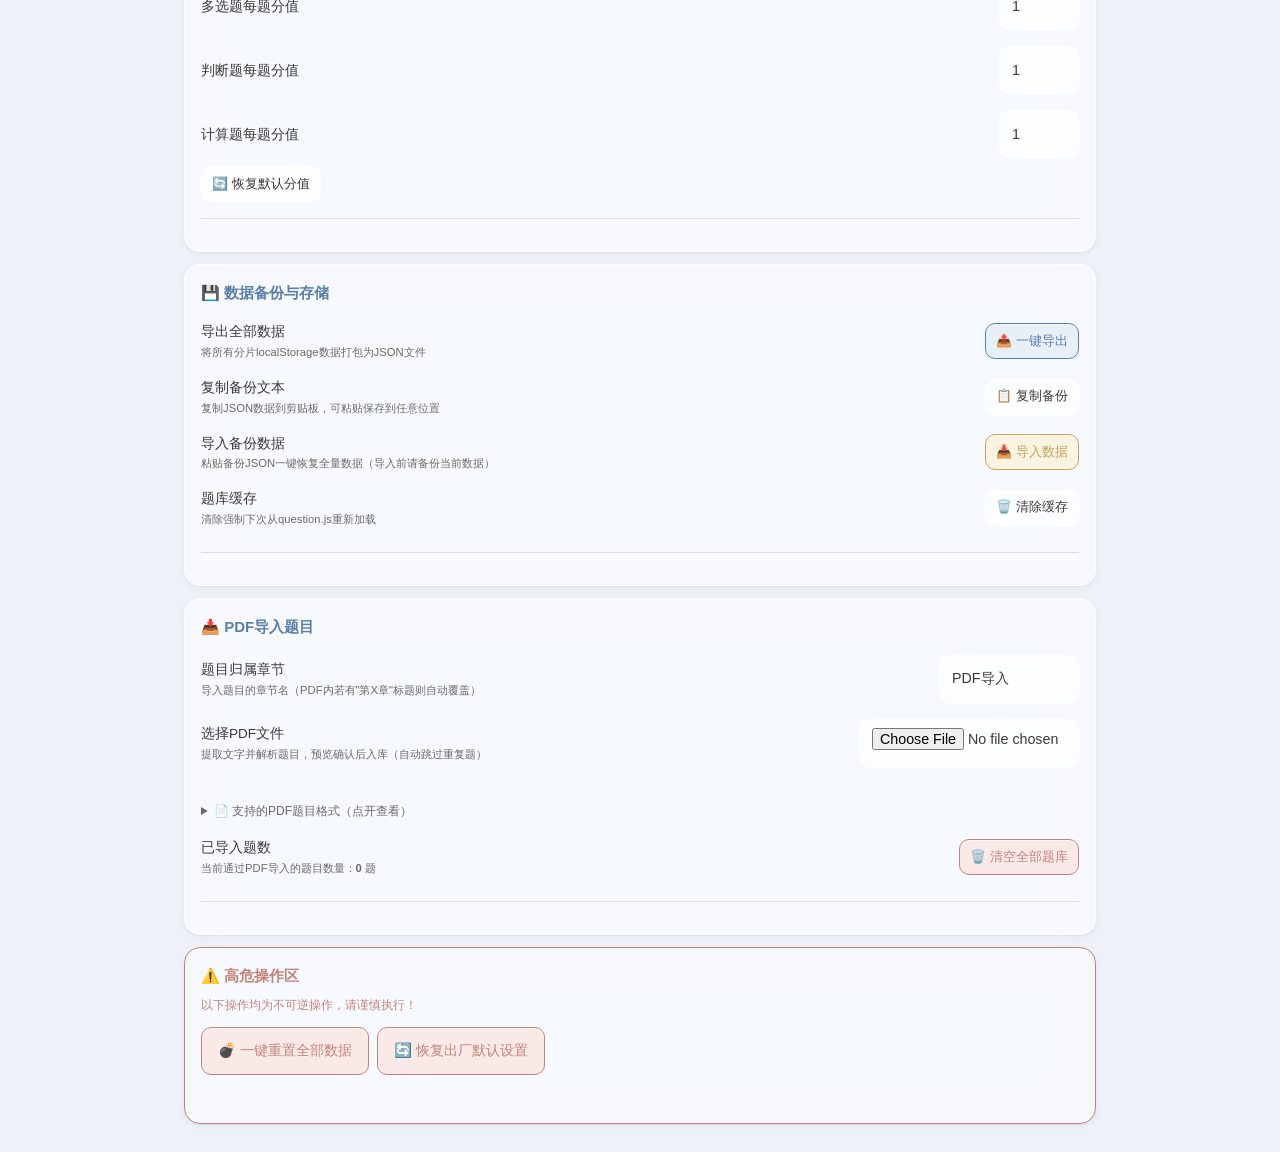
<file: setting.html>
<!DOCTYPE html>
<html lang="zh-CN">
<head>
  <meta charset="UTF-8">
  <meta name="viewport" content="width=device-width, initial-scale=1.0, user-scalable=yes">
  <title>设置</title>
  <link rel="stylesheet" href="css/style.css">
  <link rel="icon" href="data:image/svg+xml,<svg xmlns='http://www.w3.org/2000/svg' viewBox='0 0 32 32'><text y='24' font-size='28'>⚙️</text></svg>">
</head>
<body>
<div class="container">
  <nav class="nav"></nav>
  <!-- 1. 主题与视觉 -->
  <div class="card">
    <div class="setting-group">
      <h3>🎨 视觉设置</h3>
      <div class="setting-row">
        <div><div class="setting-label">字体大小</div></div>
        <select id="cfgFontSize" onchange="updateSetting('fontSize', this.value)" style="min-height:48px;">
          <option value="small">缩小</option>
          <option value="standard">标准</option>
          <option value="large">放大</option>
          <option value="xlarge">超大</option>
        </select>
      </div>
      <div class="setting-row">
        <div><div class="setting-label">公式等宽渲染</div><div class="setting-desc">启用等宽字体，优化通信公式排版对齐</div></div>
        <label class="toggle"><input type="checkbox" id="cfgFormulaMono" onchange="updateSetting('formulaMono', this.checked)"><span class="slider"></span></label>
      </div>
      <div class="setting-row">
        <div><div class="setting-label">动画效果</div><div class="setting-desc">关闭可减少低配设备卡顿</div></div>
        <label class="toggle"><input type="checkbox" id="cfgAnimation" onchange="updateSetting('animation', this.checked)"><span class="slider"></span></label>
      </div>
    </div>
  </div>
  <!-- 2. 答题计时 -->
  <div class="card">
    <div class="setting-group">
      <h3>⏱️ 答题计时配置</h3>
      <div class="setting-row">
        <div><div class="setting-label">计时总开关</div></div>
        <label class="toggle"><input type="checkbox" id="cfgTimerEnabled" onchange="updateSetting('timerEnabled', this.checked)"><span class="slider"></span></label>
      </div>
      <div class="setting-row">
        <div><div class="setting-label">单题最大作答时间（秒）</div><div class="setting-desc">超时触发提醒</div></div>
        <input type="number" id="cfgTimePerQuestion" value="120" min="10" max="600" onchange="updateSetting('timePerQuestion', parseInt(this.value))" style="width:80px;text-align:center;min-height:48px;">
      </div>
      <div class="setting-row">
        <div><div class="setting-label">超时弹窗提醒</div></div>
        <label class="toggle"><input type="checkbox" id="cfgTimeoutWarn" onchange="updateSetting('timeoutWarn', this.checked)"><span class="slider"></span></label>
      </div>
      <div class="setting-row">
        <div><div class="setting-label">超时自动标记错题</div><div class="setting-desc">超时未答自动归入错题本</div></div>
        <label class="toggle"><input type="checkbox" id="cfgTimeoutMarkError" onchange="updateSetting('timeoutMarkError', this.checked)"><span class="slider"></span></label>
      </div>
      <div class="setting-row">
        <div><div class="setting-label">计时音效</div></div>
        <label class="toggle"><input type="checkbox" id="cfgTimerSound" onchange="updateSetting('timerSound', this.checked)"><span class="slider"></span></label>
      </div>
      <div class="setting-row">
        <div><div class="setting-label">答对提示音</div></div>
        <label class="toggle"><input type="checkbox" id="cfgSoundCorrect" onchange="updateSetting('soundCorrect', this.checked)"><span class="slider"></span></label>
      </div>
      <div class="setting-row">
        <div><div class="setting-label">答错提示音</div></div>
        <label class="toggle"><input type="checkbox" id="cfgSoundWrong" onchange="updateSetting('soundWrong', this.checked)"><span class="slider"></span></label>
      </div>
      <div class="setting-row">
        <div><div class="setting-label">超时提示音</div></div>
        <label class="toggle"><input type="checkbox" id="cfgSoundTimeout" onchange="updateSetting('soundTimeout', this.checked)"><span class="slider"></span></label>
      </div>
    </div>
  </div>
  <!-- 3. 错题 -->
  <div class="card">
    <div class="setting-group">
      <h3>📋 错题管理</h3>
      <div class="setting-row">
        <div><div class="setting-label">错题自动清理</div><div class="setting-desc">答对次数＞答错次数时自动移出错题本</div></div>
        <label class="toggle"><input type="checkbox" id="cfgAutoCleanErrors" onchange="updateSetting('autoCleanErrors', this.checked)"><span class="slider"></span></label>
      </div>
      <div class="setting-row">
        <div><div class="setting-label">自动归档旧记录</div><div class="setting-desc">超过指定天数的作答记录自动归档，减少存储</div></div>
        <label class="toggle"><input type="checkbox" id="cfgAutoArchive" onchange="updateSetting('autoArchive', this.checked)"><span class="slider"></span></label>
      </div>
      <div class="setting-row">
        <div><div class="setting-label">归档天数阈值</div><div class="setting-desc">超过此天数的历史记录自动归档</div></div>
        <input type="number" id="cfgArchiveDays" value="3" min="1" max="90" onchange="updateSetting('archiveDays', parseInt(this.value))" style="width:80px;text-align:center;min-height:48px;">
      </div>
      <div class="setting-row">
        <div><div class="setting-label">薄弱题答错阈值</div><div class="setting-desc">答错次数≥此值自动标记为薄弱题</div></div>
        <input type="number" id="cfgWeakThreshold" value="2" min="1" max="10" onchange="updateSetting('weakThreshold', parseInt(this.value))" style="width:80px;text-align:center;min-height:48px;">
      </div>
    </div>
  </div>
  <!-- 4. 刷题行为 -->
  <div class="card">
    <div class="setting-group">
      <h3>📝 刷题行为配置</h3>
      <div class="setting-row">
        <div><div class="setting-label">打乱选项</div><div class="setting-desc">开启后随机打乱单选/多选题的选项顺序，关闭则按默认顺序显示</div></div>
        <label class="toggle"><input type="checkbox" id="cfgShuffleOptions" onchange="updateSetting('shuffleOptions', this.checked)"><span class="slider"></span></label>
      </div>
      <div class="setting-row">
        <div><div class="setting-label">答对自动切题延迟（毫秒）</div><div class="setting-desc">答对后等待此时间再切下一题，设为0则立即切换</div></div>
        <input type="number" id="cfgAutoNextDelay" value="300" min="0" max="3000" step="100" onchange="updateSetting('autoNextDelay', parseInt(this.value))" style="width:100px;text-align:center;min-height:48px;">
      </div>
      <div class="setting-row">
        <div><div class="setting-label">快捷键开关</div><div class="setting-desc">关闭防止误触</div></div>
        <label class="toggle"><input type="checkbox" id="cfgShortcutEnabled" onchange="updateSetting('shortcutEnabled', this.checked)"><span class="slider"></span></label>
      </div>
      <div class="setting-row">
        <div><div class="setting-label">自定义分值</div><div class="setting-desc">独立配置各题型每题分值</div></div>
      </div>
      <div class="setting-row">
        <div><div class="setting-label">单选题每题分值</div></div>
        <input type="number" id="cfgScoreSingle" value="1" min="1" max="20" onchange="updateSetting('scoreSingle', parseInt(this.value))" style="width:80px;min-height:48px;">
      </div>
      <div class="setting-row">
        <div><div class="setting-label">多选题每题分值</div></div>
        <input type="number" id="cfgScoreMulti" value="1" min="1" max="20" onchange="updateSetting('scoreMulti', parseInt(this.value))" style="width:80px;min-height:48px;">
      </div>
      <div class="setting-row">
        <div><div class="setting-label">判断题每题分值</div></div>
        <input type="number" id="cfgScoreJudge" value="1" min="1" max="10" onchange="updateSetting('scoreJudge', parseInt(this.value))" style="width:80px;min-height:48px;">
      </div>
      <div class="setting-row">
        <div><div class="setting-label">计算题每题分值</div></div>
        <input type="number" id="cfgScoreCalc" value="1" min="1" max="30" onchange="updateSetting('scoreCalc', parseInt(this.value))" style="width:80px;min-height:48px;">
      </div>
      <button class="btn btn-sm" onclick="resetScores()">🔄 恢复默认分值</button>
    </div>
  </div>
  <!-- 5. 数据备份 -->
  <div class="card">
    <div class="setting-group">
      <h3>💾 数据备份与存储</h3>
      <div class="setting-row">
        <div><div class="setting-label">导出全部数据</div><div class="setting-desc">将所有分片localStorage数据打包为JSON文件</div></div>
        <button class="btn btn-sm btn-primary" onclick="exportData()">📤 一键导出</button>
      </div>
      <div class="setting-row">
        <div><div class="setting-label">复制备份文本</div><div class="setting-desc">复制JSON数据到剪贴板，可粘贴保存到任意位置</div></div>
        <button class="btn btn-sm" onclick="copyData()">📋 复制备份</button>
      </div>
      <div class="setting-row">
        <div><div class="setting-label">导入备份数据</div><div class="setting-desc">粘贴备份JSON一键恢复全量数据（导入前请备份当前数据）</div></div>
        <button class="btn btn-sm btn-warning" onclick="showImport()">📥 导入数据</button>
      </div>
      <div class="setting-row">
        <div><div class="setting-label">题库缓存</div><div class="setting-desc">清除强制下次从question.js重新加载</div></div>
        <button class="btn btn-sm" onclick="clearCache()">🗑️ 清除缓存</button>
      </div>
    </div>
  </div>
  <!-- 6. PDF导入题目 -->
  <div class="card">
    <div class="setting-group">
      <h3>📥 PDF导入题目</h3>
      <div class="setting-row">
        <div><div class="setting-label">题目归属章节</div><div class="setting-desc">导入题目的章节名（PDF内若有"第X章"标题则自动覆盖）</div></div>
        <input type="text" id="pdfChapterInput" value="PDF导入" placeholder="章节名" style="width:140px;min-height:48px;">
      </div>
      <div class="setting-row">
        <div><div class="setting-label">选择PDF文件</div><div class="setting-desc">提取文字并解析题目，预览确认后入库（自动跳过重复题）</div></div>
        <input type="file" id="pdfFileInput" accept=".pdf,application/pdf" onchange="PdfImport.handleFileSelect(this)" style="max-width:220px;">
      </div>
      <div id="pdfImportStatus" style="font-size:0.85em;color:var(--text-secondary);min-height:1.2em;margin:4px 0;"></div>
      <details style="margin:8px 0;font-size:0.8em;color:var(--text-secondary);">
        <summary style="cursor:pointer;">📄 支持的PDF题目格式（点开查看）</summary>
        <div style="padding:8px 12px;line-height:1.8;">
          <div>1. 单选：题号+题干（ ），A. B. C. D.选项（可同行/分行），"答案：B"，可选"解析：…"；</div>
          <div>2. 判断：题干 + "答案：正确/错误/对/错/√/×"；</div>
          <div>3. 计算：题干 + "答案：任意文字"（无选项自动识别）；</div>
          <div>4. 也支持答案内嵌在题干括号中，如"题干（ B ）"；</div>
          <div>5. 表格式题库（Excel/WPS表格导出）：表头为"题型 | 题目 | 选项A… | 答案"列，自动按坐标重建行列；</div>
          <div>6. 扫描版（图片型）PDF无法提取文字，暂不支持。</div>
        </div>
      </details>
      <div class="setting-row">
        <div><div class="setting-label">已导入题数</div><div class="setting-desc">当前通过PDF导入的题目数量：<b id="pdfImportedCount">0</b> 题</div></div>
        <button class="btn btn-sm btn-danger" onclick="PdfImport.clearImported()">🗑️ 清空全部题库</button>
      </div>
    </div>
  </div>
  <!-- 7. 高危操作 -->
  <div class="card" style="border-color:var(--danger);">
    <div class="setting-group" style="border-bottom:none;">
      <h3 style="color:var(--danger);">⚠️ 高危操作区</h3>
      <p style="font-size:0.8em;color:var(--danger);margin-bottom:12px;">以下操作均为不可逆操作，请谨慎执行！</p>
      <div class="btn-group">
        <button class="btn btn-danger" onclick="resetAll()">💣 一键重置全部数据</button>
        <button class="btn btn-danger" onclick="resetConfig()">🔄 恢复出厂默认设置</button>
      </div>
    </div>
  </div>
</div>
<!-- 导入弹窗 -->
<div id="importModal" class="modal-overlay">
  <div class="modal">
    <h3>📥 导入备份数据</h3>
    <div class="modal-body">
      <p style="color:var(--danger);margin-bottom:8px;">⚠️ 此操作将覆盖当前所有数据（配置/答题记录/错题/计时），不可撤销！</p>
      <textarea id="importDataText" placeholder="请粘贴之前导出的JSON备份数据..." style="width:100%;min-height:150px;font-family:monospace;font-size:0.8em;"></textarea>
    </div>
    <div class="btn-group">
      <button class="btn" onclick="document.getElementById('importModal').classList.remove('active')">取消</button>
      <button class="btn btn-danger" onclick="doImport()">确认导入并覆盖</button>
    </div>
  </div>
</div>
<!-- PDF导入预览弹窗 -->
<div id="pdfPreviewModal" class="modal-overlay">
  <div class="modal" style="max-width:560px;">
    <h3>📥 PDF题目预览</h3>
    <div class="modal-body" id="pdfPreviewBody"></div>
    <div class="btn-group">
      <button class="btn" onclick="document.getElementById('pdfPreviewModal').classList.remove('active')">取消</button>
      <button class="btn btn-primary" onclick="PdfImport.confirmImport()">✅ 确认导入</button>
    </div>
  </div>
</div>
<div class="toast"></div>
<script src="js/storage.js"></script>
<script src="js/question.js"></script>
<script src="js/common.js"></script>
<script src="js/lib/pdf.min.js"></script>
<script src="js/pdf-import.js"></script>
<script>
function loadSettings() {
  const cfg = Storage.getConfig();
  document.getElementById('cfgFontSize').value = cfg.fontSize;
  document.getElementById('cfgFormulaMono').checked = cfg.formulaMono;
  document.getElementById('cfgAnimation').checked = cfg.animation;
  document.getElementById('cfgTimerEnabled').checked = cfg.timerEnabled;
  document.getElementById('cfgTimePerQuestion').value = cfg.timePerQuestion;
  document.getElementById('cfgTimeoutWarn').checked = cfg.timeoutWarn;
  document.getElementById('cfgTimeoutMarkError').checked = cfg.timeoutMarkError;
  document.getElementById('cfgTimerSound').checked = cfg.timerSound;
  document.getElementById('cfgSoundCorrect').checked = cfg.soundCorrect;
  document.getElementById('cfgSoundWrong').checked = cfg.soundWrong;
  document.getElementById('cfgSoundTimeout').checked = cfg.soundTimeout;
  document.getElementById('cfgAutoCleanErrors').checked = cfg.autoCleanErrors;
  document.getElementById('cfgAutoArchive').checked = cfg.autoArchive;
  document.getElementById('cfgArchiveDays').value = cfg.archiveDays;
  document.getElementById('cfgWeakThreshold').value = cfg.weakThreshold;
  document.getElementById('cfgAutoNextDelay').value = cfg.autoNextDelay || 300;
  document.getElementById('cfgShuffleOptions').checked = cfg.shuffleOptions;
  document.getElementById('cfgShortcutEnabled').checked = cfg.shortcutEnabled;
  document.getElementById('cfgScoreSingle').value = cfg.scoreSingle;
  document.getElementById('cfgScoreMulti').value = cfg.scoreMulti ?? 1;
  document.getElementById('cfgScoreJudge').value = cfg.scoreJudge;
  document.getElementById('cfgScoreCalc').value = cfg.scoreCalc;
}
function updateSetting(key, value) {
  Storage.updateConfig(key, value);
  App.applyAllSettings();
  App.showToast('已保存', 'success');
}
function resetScores() {
  Storage.updateConfig('scoreSingle', 1);
  Storage.updateConfig('scoreMulti', 1);
  Storage.updateConfig('scoreJudge', 1);
  Storage.updateConfig('scoreCalc', 1);
  document.getElementById('cfgScoreSingle').value = 1;
  document.getElementById('cfgScoreMulti').value = 1;
  document.getElementById('cfgScoreJudge').value = 1;
  document.getElementById('cfgScoreCalc').value = 1;
  App.showToast('✅ 已恢复默认分值', 'success');
}
function exportData() {
  const data = Storage.exportAll();
  const blob = new Blob([data], { type: 'application/json' });
  const url = URL.createObjectURL(blob);
  const a = document.createElement('a');
  a.href = url;
  a.download = '通信原理刷题备份_' + new Date().toISOString().slice(0, 10) + '.json';
  document.body.appendChild(a);
  a.click();
  document.body.removeChild(a);
  URL.revokeObjectURL(url);
  App.showToast('✅ 备份已下载', 'success');
}
function copyData() {
  const data = Storage.exportAll();
  navigator.clipboard.writeText(data).then(() => {
    App.showToast('✅ 备份文本已复制到剪贴板', 'success');
  }).catch(() => {
    const ta = document.createElement('textarea');
    ta.value = data;
    document.body.appendChild(ta);
    ta.select();
    document.execCommand('copy');
    document.body.removeChild(ta);
    App.showToast('✅ 备份文本已复制到剪贴板', 'success');
  });
}
function showImport() {
  document.getElementById('importModal').classList.add('active');
  document.getElementById('importDataText').value = '';
}
function doImport() {
  const text = document.getElementById('importDataText').value.trim();
  if (!text) { App.showToast('请先粘贴备份数据', 'error'); return; }
  const success = Storage.importAll(text);
  if (success) {
    document.getElementById('importModal').classList.remove('active');
    App.showToast('✅ 数据导入成功！页面将刷新', 'success');
    setTimeout(() => {
      App.applyAllSettings();
      loadSettings();
    }, 1000);
  } else {
    App.showToast('❌ 数据格式错误，导入失败', 'error');
  }
}
function clearCache() {
  Storage.clearCache();
  App.showToast('✅ 题库缓存已清除，下次访问将重新加载', 'success');
}
function resetAll() {
  App.showModal('💣 一键重置全部数据', '此操作将永久删除所有数据：配置、答题记录、错题、计时记录、题库缓存。此操作不可恢复！确定吗？', () => {
    Storage.resetAll();
    App.showToast('✅ 已重置全部数据，页面即将刷新', 'success');
    setTimeout(() => location.reload(), 1500);
  }, '确认全部重置', true);
}
function resetConfig() {
  App.showModal('🔄 恢复出厂设置', '将恢复所有设置为默认值（不影响答题/错题/计时数据）。确定吗？', () => {
    Storage.resetConfig();
    loadSettings();
    App.applyAllSettings();
    App.showToast('✅ 已恢复出厂默认设置', 'success');
  }, '确认恢复默认', true);
}
document.addEventListener('DOMContentLoaded', () => {
  loadSettings();
  PdfImport.refreshImportedCount();
});
</script>
</body>
</html>
</file>
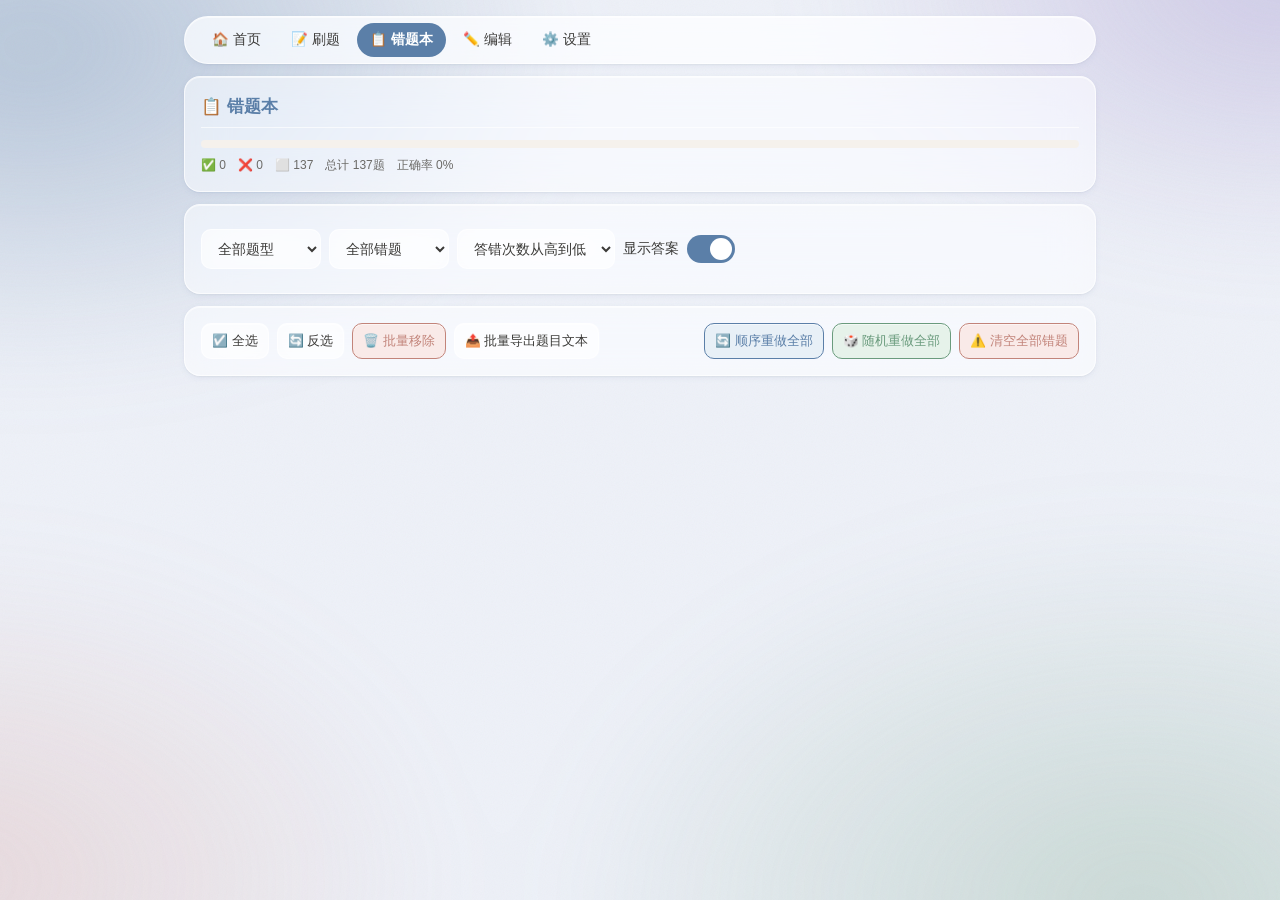
<file: wrong.html>
<!DOCTYPE html>
<html lang="zh-CN">
<head>
  <meta charset="UTF-8">
  <meta name="viewport" content="width=device-width, initial-scale=1.0, user-scalable=yes">
  <title>错题本</title>
  <link rel="stylesheet" href="css/style.css">
  <link rel="icon" href="data:image/svg+xml,<svg xmlns='http://www.w3.org/2000/svg' viewBox='0 0 32 32'><text y='24' font-size='28'>📋</text></svg>">
</head>
<body>
<div class="container">
  <nav class="nav"></nav>
  <div class="card">
    <div class="card-header"><span class="card-title">📋 错题本</span></div>
    <div id="errorProgress"></div>
  </div>
  <!-- 筛选区 -->
  <div class="card">
    <div class="filter-bar">
      <select id="filterType" onchange="refreshPage()">
        <option value="all">全部题型</option>
        <option value="single">单选错题</option>
        <option value="multi">多选错题</option>
        <option value="judge">判断错题</option>
        <option value="calc">计算错题</option>
      </select>
      <select id="filterMode" onchange="refreshPage()">
        <option value="all">全部错题</option>
        <option value="recent">近N次新增</option>
        <option value="continuous">连续错题</option>
      </select>
      <select id="sortOrder" onchange="refreshPage()">
        <option value="freq">答错次数从高到低</option>
        <option value="recent">最近答错优先</option>
      </select>
      <label style="display:inline-flex;align-items:center;gap:8px;cursor:pointer;user-select:none;">
        <span style="font-size:0.9em;">显示答案</span>
        <span class="toggle">
          <input type="checkbox" id="showAnswerToggle" onchange="toggleShowAnswer()">
          <span class="slider"></span>
        </span>
      </label>
    </div>
  </div>
  <!-- 操作区 -->
  <div class="card" style="display:flex;justify-content:space-between;flex-wrap:wrap;gap:8px;">
    <div class="btn-group">
      <button class="btn btn-sm" onclick="selectAll()">☑️ 全选</button>
      <button class="btn btn-sm" onclick="invertSelect()">🔄 反选</button>
      <button class="btn btn-sm btn-danger" onclick="batchRemove()">🗑️ 批量移除</button>
      <button class="btn btn-sm" onclick="batchExport()">📤 批量导出题目文本</button>
    </div>
    <div class="btn-group">
      <a href="exam.html?mode=wrong" class="btn btn-primary btn-sm">🔄 顺序重做全部</a>
      <a href="exam.html?mode=wrong_random" class="btn btn-success btn-sm">🎲 随机重做全部</a>
      <button class="btn btn-sm btn-danger" onclick="clearAllErrors()">⚠️ 清空全部错题</button>
    </div>
  </div>
  <!-- 错题列表 -->
  <div id="errorList"></div>
  <div id="loadMoreSentinel"></div>
</div>
<div class="toast"></div>
<script src="js/storage.js"></script>
<script src="js/question.js"></script>
<script src="js/common.js"></script>
<script>
let errorItems = [];
let displayPage = 0;
let selectedIds = new Set();
// ===== HTML转义：题干/选项/答案含 < > & 等符号时防渲染错乱 =====
function escapeHtml(s) {
  return String(s == null ? '' : s).replace(/&/g, '&amp;').replace(/</g, '&lt;').replace(/>/g, '&gt;').replace(/"/g, '&quot;');
}
function getErrorItems() {
  const errIds = Storage.getErrors();
  const questions = App.validQuestions();
  const records = Storage.getRecords();
  const filterType = document.getElementById('filterType').value;
  const filterMode = document.getElementById('filterMode').value;
  const sortOrder = document.getElementById('sortOrder').value;
  let items = errIds.map(id => {
    const q = questions.find(qq => qq.id === id);
    if (!q) return null;
    const r = records[id] || { correct: 0, wrong: 0, history: [] };
    return { ...q, record: r };
  }).filter(Boolean);
  // 题型筛选
  if (filterType !== 'all') items = items.filter(q => q.type === filterType);
  // 模式筛选
  if (filterMode === 'recent') {
    items = items.filter(q => {
      const h = q.record.history;
      return h.length > 0 && h[h.length - 1].correct === false;
    });
  }
  if (filterMode === 'continuous') {
    items = items.filter(q => {
      const h = q.record.history;
      if (h.length < 2) return false;
      return h[h.length - 1].correct === false && h[h.length - 2].correct === false;
    });
  }
  // 排序
  if (sortOrder === 'freq') {
    items.sort((a, b) => b.record.wrong - a.record.wrong);
  } else {
    items.sort((a, b) => {
      const ta = a.record.history.length ? a.record.history[a.record.history.length - 1].time : 0;
      const tb = b.record.history.length ? b.record.history[b.record.history.length - 1].time : 0;
      return tb - ta;
    });
  }
  return items;
}
function refreshPage() {
  errorItems = getErrorItems();
  displayPage = 0;
  selectedIds.clear();
  document.getElementById('errorList').innerHTML = '';
  renderPage();
  updateProgress();
}
function toggleShowAnswer() {
  const cfg = Storage.getConfig();
  cfg.wrongShowAnswer = document.getElementById('showAnswerToggle').checked;
  Storage.saveConfig(cfg);
  refreshPage();
}
function renderPage() {
  const container = document.getElementById('errorList');
  const page = App.getPageItems(errorItems, displayPage);
  const showAnswer = Storage.getConfig().wrongShowAnswer;
  const html = page.map(q => {
    const selected = selectedIds.has(q.id);
    const badgeClass = { single: 'badge-single', multi: 'badge-multi', judge: 'badge-judge', calc: 'badge-calc' }[q.type] || 'badge-calc';
    const typeLabel = { single: '单选', multi: '多选', judge: '判断', calc: '计算' }[q.type] || q.type;
    const answerText = q.type === 'judge' ? (q.answer === 'A' ? '对' : '错') : q.answer;
    const answerHTML = showAnswer
      ? `<div style="margin:4px 0;font-size:0.9em;color:var(--success);font-weight:600;">✅ 答案：${escapeHtml(answerText)}</div>`
      : '';
    const optionsHTML = (q.type === 'single' || q.type === 'multi') && q.options
      ? `<div style="margin:4px 0;font-size:0.9em;color:var(--text-secondary);">${q.options.map(o => `${o.key}. ${escapeHtml(o.text)}`).join('<br>')}</div>`
      : '';
    return `<div class="card" style="padding:10px;">
      <div style="display:flex;align-items:flex-start;gap:8px;">
        <input type="checkbox" ${selected ? 'checked' : ''} onchange="toggleSelect(${q.id})" style="min-width:24px;min-height:24px;margin-top:4px;">
        <div style="flex:1;">
          <div style="display:flex;justify-content:space-between;align-items:center;flex-wrap:wrap;gap:4px;">
            <span><span class="badge ${badgeClass}">${typeLabel}</span> <strong>#${q.id}</strong></span>
            <span style="font-size:0.75em;">❌ ${q.record.wrong}次 | ✅ ${q.record.correct}次</span>
          </div>
          <div style="margin:4px 0;font-size:0.95em;">${escapeHtml(q.question)}</div>
          ${optionsHTML}
          ${answerHTML}
        </div>
      </div>
      <div style="display:flex;gap:6px;margin-top:8px;flex-wrap:wrap;">
        <button class="btn btn-sm" onclick="toggleHistory(${q.id})">📜 历史</button>
        <button class="btn btn-sm btn-danger" onclick="removeSingle(${q.id})">🗑️ 移除</button>
      </div>
      <div class="collapsible-content" id="hist-${q.id}">
        ${getHistoryHTML(q)}
      </div>
    </div>`;
  }).join('');
  container.innerHTML += html;
  displayPage++;
  // 懒加载触底
  if (displayPage * App.PAGE_SIZE < errorItems.length) {
    setupLoadMore();
  }
}
function getHistoryHTML(q) {
  if (!q.record.history || q.record.history.length === 0) return '<p style="font-size:0.8em;color:var(--text-secondary);">暂无历史记录</p>';
  return q.record.history.slice(-10).reverse().map(h => {
    const d = new Date(h.time);
    return `<div class="history-item">
      <span>${d.toLocaleDateString()} ${d.toLocaleTimeString()}</span>
      <span>${h.correct ? '✅' : '❌'} · ${h.duration}s</span>
    </div>`;
  }).join('');
}
function toggleHistory(qid) {
  const el = document.getElementById('hist-' + qid);
  if (el) el.classList.toggle('open');
}
function toggleSelect(qid) {
  if (selectedIds.has(qid)) selectedIds.delete(qid);
  else selectedIds.add(qid);
}
function selectAll() {
  errorItems.forEach(q => selectedIds.add(q.id));
  refreshPage();
}
function invertSelect() {
  errorItems.forEach(q => {
    if (selectedIds.has(q.id)) selectedIds.delete(q.id);
    else selectedIds.add(q.id);
  });
  refreshPage();
}
function removeSingle(qid) {
  Storage.removeError(qid);
  App.showToast('已移出错题本', 'success');
  refreshPage();
}
function batchRemove() {
  if (selectedIds.size === 0) { App.showToast('请先选择错题', 'error'); return; }
  App.showModal('批量移除错题', `确定要移除选中的 ${selectedIds.size} 道错题吗？`, () => {
    Storage.batchRemoveErrors([...selectedIds]);
    selectedIds.clear();
    App.showToast('已批量移除', 'success');
    refreshPage();
  }, '确认移除', true);
}
function batchExport() {
  const ids = selectedIds.size > 0 ? [...selectedIds] : errorItems.map(q => q.id);
  const questions = App.validQuestions();
  const texts = ids.map(id => {
    const q = questions.find(qq => qq.id === id);
    if (!q) return '';
    let text = `【${{ single: '单选题', multi: '多选题', judge: '判断题', calc: '计算题' }[q.type] || '题目'}】#${q.id}\n${q.question}\n`;
    if ((q.type === 'single' || q.type === 'multi') && q.options) text += q.options.map(o => `${o.key}. ${o.text}`).join('\n') + '\n';
    text += `答案：${q.type === 'judge' ? (q.answer === 'A' ? '对' : '错') : q.answer}\n`;
    if (q.explanation) text += `解析：${q.explanation}\n`;
    return text + '\n---\n';
  }).join('\n');
  // 复制到剪贴板
  navigator.clipboard.writeText(texts).then(() => {
    App.showToast('已复制到剪贴板', 'success');
  }).catch(() => {
    // 降级：创建临时textarea
    const ta = document.createElement('textarea');
    ta.value = texts;
    document.body.appendChild(ta);
    ta.select();
    document.execCommand('copy');
    document.body.removeChild(ta);
    App.showToast('已复制到剪贴板', 'success');
  });
}
function clearAllErrors() {
  App.showModal('⚠️ 清空全部错题', '此操作将永久删除所有错题记录，不可恢复！确定要继续吗？', () => {
    Storage.clearErrors();
    selectedIds.clear();
    App.showToast('✅ 已清空全部错题', 'success');
    refreshPage();
  }, '确认清空', true);
}
function updateProgress() {
  const total = App.validQuestions().length;
  const errCount = errorItems.length;
  const done = Object.keys(Storage.getRecords()).length;
  const answered = {};
  App.validQuestions().forEach(q => {
    const r = Storage.getRecords()[q.id];
    if (r) answered[q.id] = r.correct > r.wrong;
  });
  // 错题进度单独渲染
  const container = document.getElementById('errorProgress');
  const records = Storage.getRecords();
  const errAnswered = {};
  errorItems.forEach(q => {
    const r = records[q.id];
    if (r) errAnswered[q.id] = r.correct > r.wrong;
  });
  App.renderProgress(container, errAnswered);
}
function setupLoadMore() {
  const sentinel = document.getElementById('loadMoreSentinel');
  if (!sentinel) return;
  const observer = new IntersectionObserver((entries) => {
    if (entries[0].isIntersecting && displayPage * App.PAGE_SIZE < errorItems.length) {
      renderPage();
    }
  }, { rootMargin: '200px' });
  observer.observe(sentinel);
}
document.addEventListener('DOMContentLoaded', () => {
  document.getElementById('showAnswerToggle').checked = Storage.getConfig().wrongShowAnswer;
  refreshPage();
});
</script>
</body>
</html>
</file>
<file: css/style.css>
/* ===== 全局样式 ===== */
/* 玻璃拟态风格：极光光斑背景 + 毛玻璃卡片，双主题（浅色/深色） */
/* ===== CSS变量 ===== */
:root {
  /* 浅色主题 */
  --bg: #eef1f8;
  --bg-card: #fffefb;
  --bg-input: #f5f1ec;
  --text: #3b3a38;
  --text-secondary: #6b6a67;
  --border: #e0dcd5;
  --primary: #5b7fa8;
  --primary-light: #e8f0f7;
  --success: #6a9b7d;
  --success-light: #e6f2ea;
  --danger: #c2847a;
  --danger-light: #f9eae8;
  --warning: #c4a35a;
  --warning-light: #faf3e2;
  --accent: #8e7cc3;
  --accent-light: #ece8f7;
  --shadow: 0 2px 6px rgba(91,112,168,0.08), 0 1px 2px rgba(0,0,0,0.06);
  --shadow-md: 0 8px 24px rgba(91,112,168,0.14), 0 2px 6px rgba(0,0,0,0.06);
  --shadow-lg: 0 16px 48px rgba(91,112,168,0.20), 0 4px 12px rgba(0,0,0,0.08);
  --radius: 16px;
  --radius-sm: 10px;
  --font-mono: 'Courier New', 'Consolas', monospace;
  --font-size: 15px;
  --transition: 0.2s ease;
  /* 公式等宽 */
  --formula-family: inherit;
  /* 玻璃拟态 */
  --glass-bg: rgba(255,255,255,0.55);
  --glass-bg-strong: rgba(255,255,255,0.72);
  --glass-border: rgba(255,255,255,0.65);
  --glass-blur: 20px;
  --glass-highlight: rgba(255,255,255,0.55);
  --glass-shadow: 0 2px 6px rgba(91,112,168,0.08), 0 1px 2px rgba(0,0,0,0.05), inset 0 1px 0 var(--glass-highlight);
  /* 极光光斑颜色 */
  --blob-1: rgba(91,127,168,0.40);
  --blob-2: rgba(142,124,195,0.34);
  --blob-3: rgba(106,155,125,0.28);
  --blob-4: rgba(212,142,132,0.24);
  /* 噪点不透明度 */
  --grain-opacity: 0.04;
}
/* 字体大小档位 */
.font-small { --font-size: 13px; }
.font-standard { --font-size: 15px; }
.font-large { --font-size: 18px; }
.font-xlarge { --font-size: 22px; }
/* 公式等宽开关 */
.formula-mono { --formula-family: var(--font-mono); }
/* 动画开关 */
.anim-off *, .anim-off *::before, .anim-off *::after {
  transition-duration: 0s !important;
  animation-duration: 0s !important;
}
/* ===== 全局重置 ===== */
*, *::before, *::after { box-sizing: border-box; margin: 0; padding: 0; }
html {
  font-size: var(--font-size);
  font-family: -apple-system, BlinkMacSystemFont, 'Segoe UI', 'PingFang SC', 'Microsoft YaHei', sans-serif;
  color: var(--text);
  background: var(--bg);
  line-height: 1.6;
  -webkit-tap-highlight-color: transparent;
}
body {
  min-height: 100vh;
  min-height: 100dvh; /* 移动端浏览器地址栏收放适配 */
  display: flex;
  flex-direction: column;
  background: transparent; /* 底色在html上，让光斑伪元素可见 */
}
/* 极光光斑背景层：缓慢漂移的彩色模糊光斑 */
body::before {
  content: '';
  position: fixed;
  inset: -20%;
  z-index: -1;
  pointer-events: none;
  background:
    radial-gradient(42% 36% at 16% 18%, var(--blob-1), transparent 72%),
    radial-gradient(36% 32% at 86% 12%, var(--blob-2), transparent 72%),
    radial-gradient(46% 42% at 78% 86%, var(--blob-3), transparent 72%),
    radial-gradient(38% 36% at 12% 84%, var(--blob-4), transparent 72%);
  filter: blur(48px);
  animation: auroraFloat 64s ease-in-out infinite alternate;
  will-change: transform;
}
@keyframes auroraFloat {
  0%   { transform: translate(0, 0) scale(1) rotate(0deg); }
  33%  { transform: translate(3%, -2%) scale(1.06) rotate(1.5deg); }
  66%  { transform: translate(-2%, 3%) scale(1.03) rotate(-1deg); }
  100% { transform: translate(2%, 1%) scale(1.07) rotate(0.5deg); }
}
/* 细微噪点质感层：增加玻璃真实感 */
body::after {
  content: '';
  position: fixed;
  inset: 0;
  z-index: -1;
  pointer-events: none;
  opacity: var(--grain-opacity);
  background-image: url("data:image/svg+xml,%3Csvg xmlns='http://www.w3.org/2000/svg' width='160' height='160'%3E%3Cfilter id='n'%3E%3CfeTurbulence type='fractalNoise' baseFrequency='0.9' numOctaves='2'/%3E%3C/filter%3E%3Crect width='100%25' height='100%25' filter='url(%23n)'/%3E%3C/svg%3E");
}
/* 系统级减少动态效果偏好 */
@media (prefers-reduced-motion: reduce) {
  body::before { animation: none; }
}
a { color: var(--primary); text-decoration: none; }
a:hover { text-decoration: underline; }
/* ===== 容器 ===== */
.container {
  max-width: 860px;
  width: 100%;
  margin: 0 auto;
  padding: 12px 16px;
}
@media (max-width: 640px) {
  .container { padding: 8px 12px; }
}
/* ===== 卡片（毛玻璃） ===== */
.card {
  background: var(--glass-bg);
  -webkit-backdrop-filter: blur(var(--glass-blur)) saturate(160%);
  backdrop-filter: blur(var(--glass-blur)) saturate(160%);
  border: 1px solid var(--glass-border);
  border-radius: var(--radius);
  padding: 16px;
  margin-bottom: 12px;
  box-shadow: var(--glass-shadow);
  transition: box-shadow var(--transition), transform var(--transition);
}
.card:hover { box-shadow: var(--shadow-md), inset 0 1px 0 var(--glass-highlight); }
.card-header {
  display: flex;
  justify-content: space-between;
  align-items: center;
  margin-bottom: 12px;
  padding-bottom: 8px;
  border-bottom: 1px solid var(--glass-border);
}
.card-title { font-size: 1.1em; font-weight: 600; color: var(--primary); }
.card-body { padding: 4px 0; }
/* 长公式/长英文串自动换行，杜绝横向溢出（继承属性，覆盖卡片内所有文本） */
.card, .modal, .toast { overflow-wrap: anywhere; }
/* ===== 按钮 ===== */
.btn {
  display: inline-flex;
  align-items: center;
  justify-content: center;
  min-width: 48px;
  min-height: 48px;
  padding: 8px 16px;
  border: 1px solid var(--glass-border);
  border-radius: var(--radius-sm);
  background: var(--glass-bg);
  -webkit-backdrop-filter: blur(var(--glass-blur)) saturate(160%);
  backdrop-filter: blur(var(--glass-blur)) saturate(160%);
  color: var(--text);
  font-size: 0.95em;
  cursor: pointer;
  transition: all var(--transition);
  user-select: none;
  white-space: nowrap;
  gap: 6px;
  box-shadow: inset 0 1px 0 var(--glass-highlight);
}
.btn:hover { background: var(--primary-light); border-color: var(--primary); transform: translateY(-1px); box-shadow: var(--shadow-md); }
.btn:active { transform: scale(0.97); }
/* 彩色按钮（柔和玻璃版）：浅色底+同色描边文字，与徽章/选项高亮同语言；悬停沉淀为实色 */
.btn-primary { background: var(--primary-light); color: var(--primary); border-color: var(--primary); }
.btn-primary:hover { background: var(--primary); color: #fff; border-color: var(--primary); }
.btn-accent { background: var(--accent-light); color: var(--accent); border-color: var(--accent); }
.btn-accent:hover { background: var(--accent); color: #fff; border-color: var(--accent); }
.btn-success { background: var(--success-light); color: var(--success); border-color: var(--success); }
.btn-success:hover { background: var(--success); color: #fff; border-color: var(--success); }
.btn-warning { background: var(--warning-light); color: var(--warning); border-color: var(--warning); }
.btn-warning:hover { background: var(--warning); color: #fff; border-color: var(--warning); }
.btn-danger { background: var(--danger-light); color: var(--danger); border-color: var(--danger); }
.btn-danger:hover { background: var(--danger); color: #fff; border-color: var(--danger); }
.btn-sm { min-height: 36px; padding: 4px 10px; font-size: 0.85em; }
.btn-icon { min-width: 48px; min-height: 48px; padding: 6px; border-radius: 50%; }
.btn:disabled { opacity: 0.5; cursor: not-allowed; }
.btn-group { display: flex; gap: 8px; flex-wrap: wrap; }
/* ===== 输入框（半透明玻璃） ===== */
input, textarea, select {
  background: var(--glass-bg);
  -webkit-backdrop-filter: blur(var(--glass-blur)) saturate(140%);
  backdrop-filter: blur(var(--glass-blur)) saturate(140%);
  border: 1px solid var(--glass-border);
  border-radius: var(--radius-sm);
  padding: 8px 12px;
  font-size: 0.95em;
  color: var(--text);
  font-family: inherit;
  transition: border var(--transition), box-shadow var(--transition);
  min-height: 48px;
}
input:focus, textarea:focus, select:focus {
  outline: none;
  border-color: var(--primary);
  box-shadow: 0 0 0 3px var(--primary-light), inset 0 1px 0 var(--glass-highlight);
}
input[type="search"] { padding-left: 36px; }
textarea { resize: vertical; min-height: 80px; line-height: 1.5; }
select { min-width: 120px; cursor: pointer; }
/* ===== 编辑表单（edit.html）：输入框统一整行宽，消除一长一短 ===== */
.form-field { margin-bottom: 10px; }
.form-label { font-size: 0.8em; color: var(--text-secondary); margin-bottom: 4px; }
#editorCard input[type="text"], #editorCard textarea { width: 100%; }
/* 选项行：上行=字母徽章+正确答案勾选+删除按钮，下行=整行输入框 */
.opt-row { margin-bottom: 8px; }
.opt-row-head { display: flex; align-items: center; gap: 10px; margin-bottom: 4px; }
.opt-key { min-width: 26px; text-align: center; }
.opt-correct { display: inline-flex; align-items: center; gap: 5px; font-size: 0.8em; color: var(--text-secondary); cursor: pointer; }
.opt-correct input { min-width: 18px; min-height: 18px; }
.opt-del { margin-left: auto; min-width: 40px; }
/* 判断题答案：两个整行按钮纵向堆叠 */
.judge-form-btns { display: flex; flex-direction: column; gap: 8px; }
/* ===== 弹窗（毛玻璃） ===== */
.modal-overlay {
  display: none;
  position: fixed; inset: 0;
  background: rgba(20,24,40,0.35);
  -webkit-backdrop-filter: blur(6px);
  backdrop-filter: blur(6px);
  z-index: 1000;
  align-items: center;
  justify-content: center;
  padding: 16px;
}
.modal-overlay.active { display: flex; }
.modal {
  background: var(--glass-bg-strong);
  -webkit-backdrop-filter: blur(28px) saturate(180%);
  backdrop-filter: blur(28px) saturate(180%);
  border: 1px solid var(--glass-border);
  border-radius: var(--radius);
  padding: 24px;
  max-width: 480px;
  width: 100%;
  max-height: calc(100vh - 32px); /* 小屏弹窗限高可滚动 */
  max-height: calc(100dvh - 32px);
  overflow-y: auto;
  box-shadow: var(--shadow-lg), inset 0 1px 0 var(--glass-highlight);
  animation: modalIn 0.2s ease;
}
@keyframes modalIn {
  from { opacity: 0; transform: translateY(-12px) scale(0.97); }
  to { opacity: 1; transform: translateY(0) scale(1); }
}
.modal h3 { margin-bottom: 12px; color: var(--danger); }
.modal .modal-body { margin-bottom: 16px; color: var(--text-secondary); }
.modal .btn-group { justify-content: flex-end; }
/* ===== 进度条 ===== */
.progress-bar {
  height: 8px;
  background: var(--bg-input);
  border-radius: 4px;
  overflow: hidden;
  display: flex;
  margin: 8px 0;
}
.progress-bar .seg-correct { background: var(--success); transition: width 0.3s ease; }
.progress-bar .seg-wrong { background: var(--danger); transition: width 0.3s ease; }
.progress-bar .seg-unknown { background: var(--bg-input); }
.progress-info { font-size: 0.8em; color: var(--text-secondary); display: flex; gap: 12px; flex-wrap: wrap; }
/* ===== 搜索框 ===== */
.search-box { position: relative; width: 100%; }
.search-box::before {
  content: '🔍';
  position: absolute;
  left: 12px; top: 50%;
  transform: translateY(-50%);
  font-size: 0.9em;
  z-index: 1;
}
.search-box input { width: 100%; }
/* ===== 标签 ===== */
.tag {
  display: inline-flex;
  align-items: center;
  gap: 4px;
  padding: 3px 10px;
  border-radius: 12px;
  font-size: 0.8em;
  background: var(--primary-light);
  color: var(--primary);
  border: 1px solid var(--primary);
  cursor: pointer;
  transition: all var(--transition);
}
.tag:hover { background: var(--primary); color: #fff; }
.tag.active { background: var(--primary); color: #fff; }
.tag-remove { cursor: pointer; opacity: 0.6; font-weight: bold; }
.tag-remove:hover { opacity: 1; }
/* ===== 题型徽章 ===== */
.badge {
  display: inline-block;
  padding: 2px 10px;
  border-radius: 10px;
  font-size: 0.75em;
  font-weight: 600;
  text-transform: uppercase;
  letter-spacing: 0.5px;
}
.badge-single { background: var(--primary-light); color: var(--primary); }
.badge-judge { background: var(--success-light); color: var(--success); }
.badge-calc { background: var(--warning-light); color: var(--warning); }
.badge-multi { background: var(--danger-light); color: var(--danger); }
/* ===== 选项按钮（刷题页单选/多选用，半透明玻璃） ===== */
.option-btn {
  display: block;
  width: 100%;
  min-height: 48px;
  padding: 12px 16px;
  margin: 6px 0;
  text-align: left;
  border: 2px solid var(--glass-border);
  border-radius: var(--radius);
  background: var(--glass-bg);
  -webkit-backdrop-filter: blur(var(--glass-blur)) saturate(150%);
  backdrop-filter: blur(var(--glass-blur)) saturate(150%);
  color: var(--text);
  font-size: 0.95em;
  cursor: pointer;
  transition: all var(--transition);
  box-shadow: inset 0 1px 0 var(--glass-highlight);
}
.option-btn:hover { border-color: var(--primary); background: var(--primary-light); }
.option-btn.correct { border-color: var(--success); background: var(--success-light); color: var(--success); }
.option-btn.wrong { border-color: var(--danger); background: var(--danger-light); color: var(--danger); }
.option-btn:disabled { cursor: default; }
/* 多选题：未作答时的待提交选中态 */
.option-btn.selected { border-color: var(--primary); background: var(--primary-light); box-shadow: 0 0 0 2px var(--primary-light); }
.option-btn.selected strong { color: var(--primary); }
/* ===== 计算题输入 ===== */
.calc-input {
  width: 100%;
  min-height: 100px;
  font-family: var(--formula-family);
  line-height: 1.6;
}
/* ===== 图片占位 ===== */
.q-image {
  display: block;
  max-width: 100%;
  height: auto;
  margin: 8px 0;
  border-radius: var(--radius-sm);
  border: 1px solid var(--border);
  background: var(--bg-input);
  transition: filter var(--transition);
}
.img-placeholder {
  display: flex;
  align-items: center;
  justify-content: center;
  min-height: 120px;
  background: var(--bg-input);
  border: 1px dashed var(--border);
  border-radius: var(--radius-sm);
  color: var(--text-secondary);
  font-size: 0.85em;
  margin: 8px 0;
}
.img-error {
  display: none;
  color: var(--danger);
  font-size: 0.8em;
  margin: 4px 0;
}
/* ===== 计时器 ===== */
.timer {
  display: flex;
  align-items: center;
  gap: 8px;
  font-family: var(--font-mono);
  font-size: 0.9em;
  color: var(--text-secondary);
}
.timer-warn { color: var(--warning); font-weight: bold; }
.timer-overtime { color: var(--danger); font-weight: bold; animation: blink 0.8s infinite; }
@keyframes blink {
  50% { opacity: 0.5; }
}
/* ===== 快捷键提示 ===== */
.kbd {
  display: inline-block;
  padding: 1px 6px;
  font-size: 0.75em;
  font-family: var(--font-mono);
  background: var(--bg-input);
  border: 1px solid var(--border);
  border-radius: 3px;
  margin: 0 2px;
}
/* ===== 弹窗提示（毛玻璃） ===== */
.toast {
  position: fixed;
  bottom: 24px;
  left: 50%;
  transform: translateX(-50%);
  background: var(--glass-bg-strong);
  -webkit-backdrop-filter: blur(24px) saturate(180%);
  backdrop-filter: blur(24px) saturate(180%);
  border: 1px solid var(--glass-border);
  padding: 10px 20px;
  border-radius: var(--radius);
  box-shadow: var(--shadow-lg), inset 0 1px 0 var(--glass-highlight);
  z-index: 2000;
  font-size: 0.9em;
  opacity: 0;
  transition: opacity 0.3s ease;
  pointer-events: none;
}
.toast.show { opacity: 1; }
.toast-success { border-color: var(--success); }
.toast-error { border-color: var(--danger); }
/* ===== 导航栏（全页统一：桌面吸顶毛玻璃横导航，当前页高亮） ===== */
.nav {
  position: sticky;
  top: 8px;
  z-index: 100;
  display: flex;
  align-items: center;
  gap: 8px;
  padding: 6px 8px 6px 14px;
  margin-bottom: 12px;
  background: var(--glass-bg-strong);
  -webkit-backdrop-filter: blur(var(--glass-blur)) saturate(180%);
  backdrop-filter: blur(var(--glass-blur)) saturate(180%);
  border: 1px solid var(--glass-border);
  border-radius: 999px;
  box-shadow: var(--glass-shadow);
}
.nav-title { display: none; flex: 1; font-size: 0.95em; font-weight: 600; color: var(--primary); }
.nav-inner { display: flex; align-items: center; gap: 4px; flex: 1; flex-wrap: wrap; }
.nav-item {
  display: inline-flex;
  align-items: center;
  gap: 4px;
  padding: 5px 12px;
  border-radius: 999px;
  color: var(--text);
  text-decoration: none;
  font-size: 0.9em;
  border: 1px solid transparent;
  white-space: nowrap;
  transition: all var(--transition);
}
.nav-item:hover { background: var(--primary-light); color: var(--primary); text-decoration: none; }
.nav-item.active { background: var(--primary); color: #fff; font-weight: 600; }
/* ===== 底部Tab栏（仅手机端显示，拇指可达） ===== */
.tabbar {
  display: none;
  position: fixed;
  left: 0; right: 0; bottom: 0;
  z-index: 900;
  background: var(--glass-bg-strong);
  -webkit-backdrop-filter: blur(24px) saturate(180%);
  backdrop-filter: blur(24px) saturate(180%);
  border-top: 1px solid var(--glass-border);
  box-shadow: 0 -4px 24px rgba(91,112,168,0.12);
  padding: 6px 8px calc(8px + env(safe-area-inset-bottom, 0px));
  justify-content: space-around;
}
.tab-item {
  flex: 1;
  display: flex;
  flex-direction: column;
  align-items: center;
  gap: 2px;
  padding: 4px 0;
  min-width: 48px;
  color: var(--text-secondary);
  text-decoration: none;
  font-size: 0.68em;
  border-radius: var(--radius-sm);
  transition: color var(--transition);
}
.tab-item .tab-ico { font-size: 1.35em; line-height: 1.2; }
.tab-item.active { color: var(--primary); font-weight: 600; }
/* 筛选工具条内的题型徽章（刷题页，触控友好） */
.filter-bar .badge { font-size: 0.9em; padding: 6px 14px; cursor: pointer; }
/* 触屏设备无键盘：隐藏快捷键提示条，改为显示滑动切题提示
   判断放宽为"粗指针 或 无hover"：部分移动浏览器对 pointer/hover 上报不一致 */
#touchHint { display: none; }
@media (pointer: coarse), (hover: none) {
  #shortcutHint { display: none; }
  #touchHint { display: inline; }
}
/* ===== 答题卡题号格（已做对/错、未做、当前题） ===== */
.qcard-grid {
  display: grid;
  grid-template-columns: repeat(auto-fill, minmax(44px, 1fr));
  gap: 6px;
}
.qcard-cell {
  display: flex;
  align-items: center;
  justify-content: center;
  min-height: 36px;
  border-radius: var(--radius-sm);
  border: 1px solid var(--border);
  background: var(--bg-input);
  color: var(--text-secondary);
  cursor: pointer;
  font-size: 0.85em;
  font-weight: 600;
  user-select: none;
  transition: all var(--transition);
}
.qcard-cell:hover { border-color: var(--primary); color: var(--primary); }
.qcard-cell.done { background: var(--success-light); border-color: var(--success); color: var(--success); }
.qcard-cell.wrong { background: var(--danger-light); border-color: var(--danger); color: var(--danger); }
.qcard-cell.current { outline: 2px solid var(--primary); outline-offset: 1px; font-weight: 700; }
/* ===== 统计看板 ===== */
.stats-grid {
  display: grid;
  grid-template-columns: repeat(auto-fit, minmax(140px, 1fr));
  gap: 10px;
}
.stat-item {
  background: var(--glass-bg);
  -webkit-backdrop-filter: blur(var(--glass-blur)) saturate(140%);
  backdrop-filter: blur(var(--glass-blur)) saturate(140%);
  border-radius: var(--radius-sm);
  padding: 10px 14px;
  text-align: center;
  border: 1px solid var(--glass-border);
  box-shadow: inset 0 1px 0 var(--glass-highlight);
}
.stat-value { font-size: 1.5em; font-weight: 700; color: var(--primary); }
.stat-label { font-size: 0.75em; color: var(--text-secondary); margin-top: 2px; }
/* ===== 筛选区 ===== */
.filter-bar {
  display: flex;
  flex-wrap: wrap;
  gap: 8px;
  align-items: center;
  padding: 8px 0;
}
.filter-bar select, .filter-bar input { min-height: 40px; }
/* ===== 分页加载提示 ===== */
.load-more {
  text-align: center;
  padding: 16px;
  color: var(--text-secondary);
  font-size: 0.85em;
}
/* ===== 工具按钮行 ===== */
.toolbar {
  display: flex;
  gap: 6px;
  align-items: center;
  flex-wrap: wrap;
}
/* ===== 设置项 ===== */
.setting-group {
  margin-bottom: 16px;
  padding-bottom: 16px;
  border-bottom: 1px solid var(--border);
}
.setting-group h3 {
  font-size: 1em;
  margin-bottom: 8px;
  color: var(--primary);
}
.setting-row {
  display: flex;
  justify-content: space-between;
  align-items: center;
  padding: 8px 0;
  min-height: 48px;
  gap: 8px;
}
.setting-label { flex: 1; font-size: 0.9em; }
.setting-desc { font-size: 0.75em; color: var(--text-secondary); }
/* ===== 开关 ===== */
.toggle {
  position: relative;
  width: 48px;
  height: 28px;
  display: inline-block;
  flex-shrink: 0;
}
.toggle input { display: none; }
.toggle .slider {
  position: absolute;
  inset: 0;
  background: var(--border);
  border-radius: 14px;
  cursor: pointer;
  transition: background var(--transition);
}
.toggle .slider::after {
  content: '';
  position: absolute;
  width: 22px;
  height: 22px;
  left: 3px;
  top: 3px;
  background: #fff;
  border-radius: 50%;
  transition: transform var(--transition);
}
.toggle input:checked + .slider { background: var(--primary); }
.toggle input:checked + .slider::after { transform: translateX(20px); }
/* ===== 快捷键面板 ===== */
.shortcuts-panel {
  display: grid;
  grid-template-columns: repeat(auto-fit, minmax(160px, 1fr));
  gap: 8px;
  font-size: 0.85em;
}
.shortcut-item {
  display: flex;
  align-items: center;
  gap: 8px;
  padding: 6px 0;
}
/* ===== 历史记录展开 ===== */
.history-item {
  font-size: 0.8em;
  padding: 4px 8px;
  margin: 2px 0;
  background: var(--bg-input);
  border-radius: 4px;
  display: flex;
  justify-content: space-between;
}
.collapsible-content { display: none; margin-top: 8px; }
.collapsible-content.open { display: block; }
/* ===== 打印样式（打印时恢复白底不透明） ===== */
@media print {
  .nav, .tabbar, .btn, .timer, .filter-bar, .search-box, .toolbar, .progress-bar, .progress-info,
  .modal-overlay, .toast, .toggle { display: none !important; }
  html, body { background: #fff !important; }
  body::before, body::after { display: none !important; }
  body { color: #000; }
  .card, .stat-item, .option-btn, input, textarea, select, .toast {
    background: #fff !important;
    -webkit-backdrop-filter: none !important;
    backdrop-filter: none !important;
    box-shadow: none !important;
  }
  .card { border: 1px solid #ccc; page-break-inside: avoid; }
  .container { max-width: 100%; padding: 0; }
  a { color: #000; }
}
/* ===== 响应式适配（超小屏→宽屏全覆盖） ===== */
/* 超小屏：窄手机（≤400px） */
@media (max-width: 400px) {
  .container { padding: 6px 8px; }
  .card { padding: 10px; }
  .modal { padding: 14px; }
  .stat-value { font-size: 1.25em; }
  /* 覆盖HTML内联min-width，杜绝横向溢出（不含radio/checkbox） */
  .filter-bar input, .filter-bar select, input[type="search"], input[type="text"] { min-width: 0 !important; width: 100%; }
}
/* 小屏：手机（≤640px）——顶部只留标题+主题切换，主导航移至底部Tab栏 */
@media (max-width: 640px) {
  .stats-grid { grid-template-columns: repeat(2, 1fr); }
  .nav .nav-inner { display: none; }
  .nav-title { display: block; }
  .tabbar { display: flex; }
  body { padding-bottom: 74px; } /* 为固定Tab栏留出空间 */
  .filter-bar { flex-direction: column; align-items: stretch; }
  /* 题型徽章筛选条保持横向换行，不竖排占空间 */
  .filter-bar.filter-badges { flex-direction: row; flex-wrap: wrap; align-items: center; justify-content: center; }
  .filter-bar.filter-badges .badge { flex: 1 1 auto; text-align: center; }
  .filter-bar select, .filter-bar input { min-width: 0; }
  .setting-row { flex-wrap: wrap; }
  /* 按钮组自动分行平铺，占满行宽 */
  .btn-group > .btn { flex: 1 1 auto; }
  /* 编辑表单：触屏放大勾选与删除按钮，防止误触 */
  .opt-correct input { min-width: 24px; min-height: 24px; }
  .opt-correct { font-size: 0.85em; }
  .opt-del { min-height: 40px; min-width: 48px; }
  .judge-form-btns .btn { min-height: 48px; }
  .toast { left: 12px; right: 12px; bottom: 88px; transform: none; width: auto; text-align: center; }
  .btn { font-size: 0.9em; }
}
/* 中屏：平板（641px~1023px）容器略放宽 */
@media (min-width: 641px) and (max-width: 1023px) {
  .container { max-width: 760px; }
}
/* 大屏：桌面（≥1024px）加宽容器 */
@media (min-width: 1024px) {
  .container { max-width: 960px; padding: 16px 24px; }
}
/* 宽屏：大桌面（≥1440px）进一步加宽 */
@media (min-width: 1440px) {
  .container { max-width: 1080px; }
  .stats-grid { grid-template-columns: repeat(auto-fit, minmax(160px, 1fr)); }
}
/* ===== 切题滑动过渡（滑动/按键/答题卡跳转时，新题卡片方向性滑入） ===== */
#questionCard.slide-next { animation: qSlideNext 0.24s ease-out; }
#questionCard.slide-prev { animation: qSlidePrev 0.24s ease-out; }
@keyframes qSlideNext {
  from { transform: translateX(min(15vw, 96px)); opacity: 0; }
  to   { transform: translateX(0); opacity: 1; }
}
@keyframes qSlidePrev {
  from { transform: translateX(-min(15vw, 96px)); opacity: 0; }
  to   { transform: translateX(0); opacity: 1; }
}
/* 系统开启"减弱动态效果"时禁用切题动画 */
@media (prefers-reduced-motion: reduce) {
  #questionCard.slide-next, #questionCard.slide-prev { animation: none; }
}
/* ===== 防页面横向拖动 ===== */
/* 滑入动画期间卡片会短暂超出屏幕边缘，把文档撑宽导致整页可被左右拖动；
   clip 直接裁剪横向溢出且不产生滚动容器，不影响桌面端 sticky 顶栏 */
/* 不支持 clip 的老移动浏览器先回退为 hidden（移动端无 sticky 元素，无副作用）；
   支持 clip 的浏览器由后面的规则覆盖回 clip */
@media (hover: none) and (pointer: coarse) {
  html, body { overflow-x: hidden; }
}
html, body { overflow-x: clip; }
/* ===== 首页刷题入口网格 ===== */
/* 电脑端（≥641px）：顺序/随机各占半行 + 题型四等分一行 + 薄弱通栏 */
.entry-grid { display: grid; grid-template-columns: repeat(4, 1fr); gap: 10px; }
#entrySeq, #entryAll { grid-column: span 2; min-height: 64px; }
#weakBtn { grid-column: 1 / -1; }
@media (min-width: 641px) {
  #entrySeq, #entryAll { font-size: 1.05em; }
}
/* 手机端（≤640px）：顺序/随机/薄弱各自通栏，题型两两一行 */
@media (max-width: 640px) {
  .entry-grid { grid-template-columns: repeat(2, 1fr); gap: 8px; }
  #entrySeq, #entryAll, #weakBtn { grid-column: 1 / -1; }
}
/* 超小屏（≤400px）：题型按钮字号微缩，防止带题数的文字溢出 */
@media (max-width: 400px) {
  #entrySingle, #entryMulti, #entryJudge, #entryCalc { font-size: 0.9em; }
}
</file>
